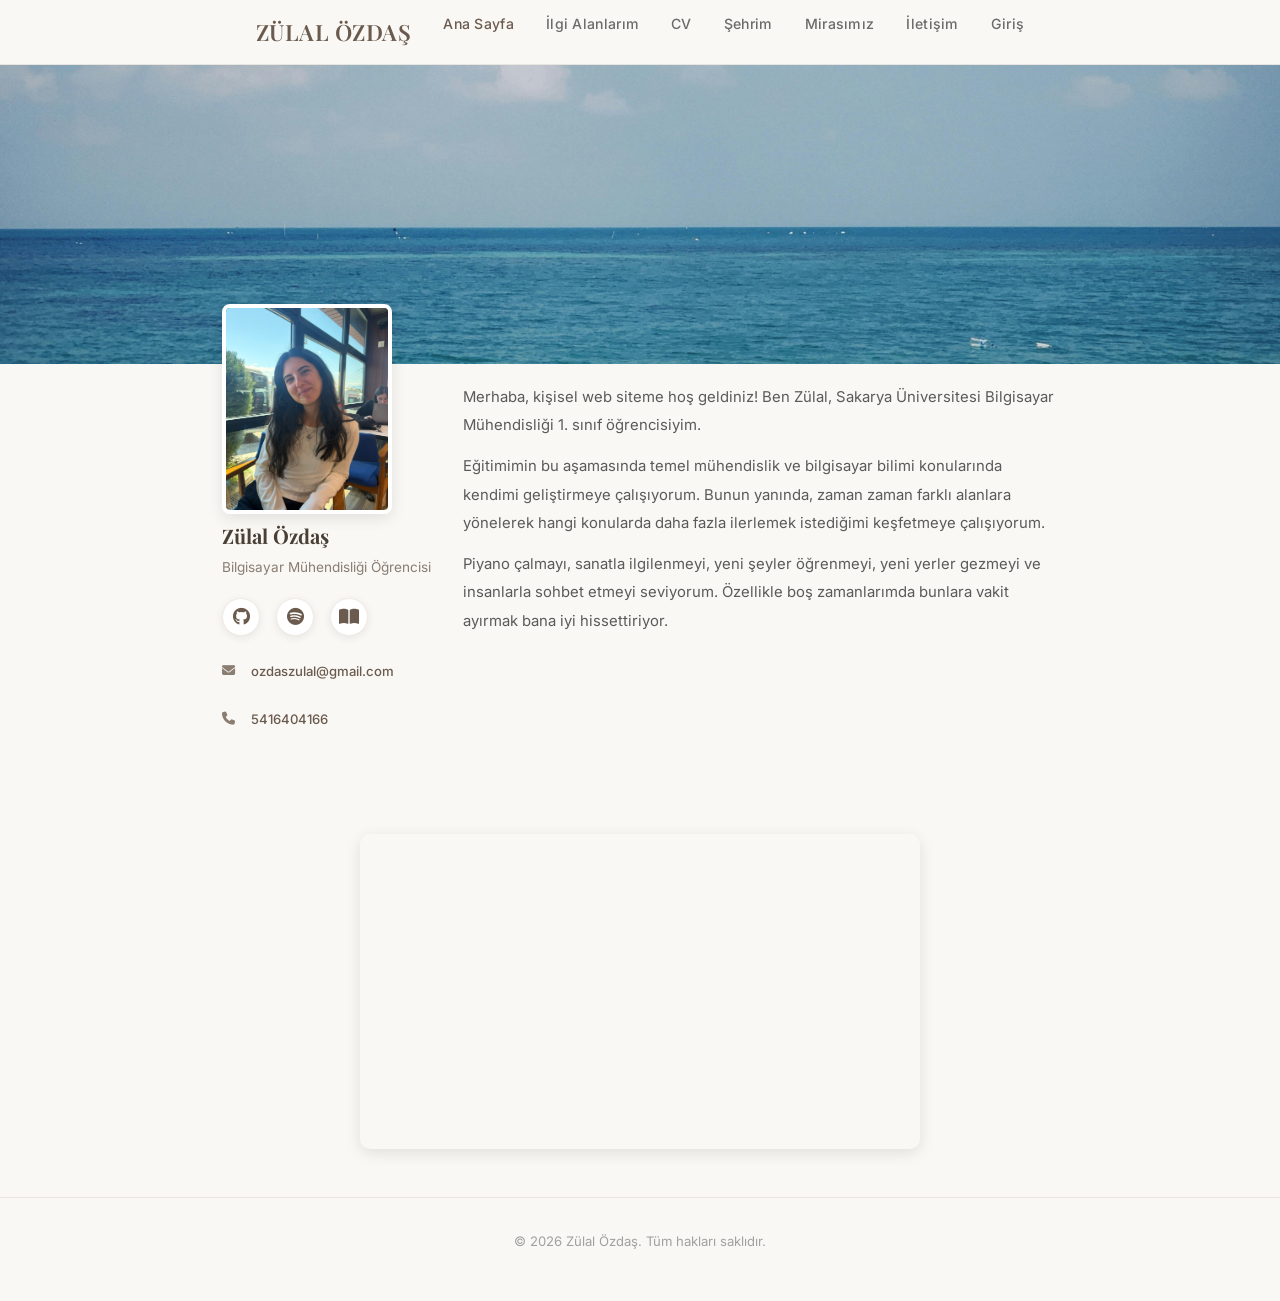
<file: index.html>
<!DOCTYPE html>
<html lang="tr">

<head>
  <meta charset="UTF-8">
  <meta name="viewport" content="width=device-width, initial-scale=1.0">
  <meta name="description" content="Zülal - Bilgisayar Mühendisliği Öğrencisi Kişisel Web Sitesi">
  <title>Zülal | Ana Sayfa</title>
  <!-- Bootstrap 5 CSS -->
  <link href="https://cdn.jsdelivr.net/npm/bootstrap@5.3.0/dist/css/bootstrap.min.css" rel="stylesheet">
  <link rel="stylesheet" href="css/style.css">
  <!-- Font Awesome for icons -->
  <link rel="stylesheet" href="https://cdnjs.cloudflare.com/ajax/libs/font-awesome/6.4.0/css/all.min.css">
</head>

<body>

  <!-- Navbar -->
  <header>
    <nav class="navbar">
      <div class="nav-container">
        <span class="nav-logo">ZÜLAL ÖZDAŞ</span>
        <button class="hamburger" id="hamburger" aria-label="Menü">
          <span></span><span></span><span></span>
        </button>
        <ul class="nav-links" id="navLinks">
          <li><a href="index.html" class="active">Ana Sayfa</a></li>
          <li><a href="hobilerim.html">İlgi Alanlarım</a></li>
          <li><a href="cv.html">CV</a></li>
          <li><a href="sehrım.html">Şehrim</a></li>
          <li><a href="mirasimiz.html">Mirasımız</a></li>
          <li><a href="iletisim.html">İletişim</a></li>
          <li><a href="login.html">Giriş</a></li>
        </ul>
      </div>
    </nav>
  </header>

  <!-- Kapak Fotoğrafı -->
  <div class="profile-cover">
    <img src="img/resimler/ilgi10.jpg" alt="Kapak fotoğrafı" class="cover-img">
  </div>

  <!-- Profil Bilgileri -->
  <div class="profile-info">
    <div class="profile-left">
      <img src="img/resimler/profil.jpg" alt="Zülal profil fotoğrafı" class="profile-avatar">
      <h1 class="profile-name">Zülal Özdaş</h1>
      <p class="profile-title">Bilgisayar Mühendisliği Öğrencisi</p>

      <div class="profile-socials">
        <a href="https://github.com/zulozdas" target="_blank" title="GitHub" class="social-icon github">
          <i class="fa-brands fa-github"></i>
        </a>
        <a href="https://open.spotify.com/user/31pkgml6zwhdoflwupyggohxbz24?si=b64ed2e7ba804d17" target="_blank"
          title="Spotify" class="social-icon spotify">
          <i class="fa-brands fa-spotify"></i>
        </a>
        <a href="https://1000kitap.com/pinwheel" target="_blank" title="1000Kitap" class="social-icon book">
          <i class="fa-solid fa-book-open"></i>
        </a>
      </div>
      <div class="profile-contact">
        <p><i class="fa-solid fa-envelope"></i> ozdaszulal@gmail.com</p>
        <p><i class="fa-solid fa-phone"></i> 5416404166</p>
      </div>
    </div>
    <div class="profile-right">
      <p>Merhaba, kişisel web siteme hoş geldiniz! Ben Zülal, Sakarya Üniversitesi Bilgisayar Mühendisliği 1. sınıf
        öğrencisiyim.</p>
      <p>Eğitimimin bu aşamasında temel mühendislik ve bilgisayar bilimi konularında kendimi geliştirmeye çalışıyorum.
        Bunun yanında, zaman zaman farklı alanlara yönelerek hangi konularda daha fazla ilerlemek istediğimi keşfetmeye
        çalışıyorum.</p>
      <p>Piyano çalmayı, sanatla ilgilenmeyi, yeni şeyler öğrenmeyi, yeni yerler gezmeyi ve insanlarla sohbet etmeyi 
        seviyorum. Özellikle boş zamanlarımda bunlara vakit ayırmak bana iyi hissettiriyor.</p>
    </div>
  </div>

  <!-- Video Bölümü -->
  <div class="video-section" style="text-align: center; margin: 40px 20px;">
    <iframe width="560" height="315" src="https://www.youtube.com/embed/dhHDpaHz-4I?si=YAnIXee09piLfCtM" title="YouTube video player" frameborder="0" allow="accelerometer; autoplay; clipboard-write; encrypted-media; gyroscope; picture-in-picture; web-share" referrerpolicy="strict-origin-when-cross-origin" allowfullscreen style="max-width: 100%; border-radius: 10px; box-shadow: 0 4px 15px rgba(0,0,0,0.1);"></iframe>
  </div>

  <!-- Footer -->
  <footer class="footer">
    <p>&copy; 2026 Zülal Özdaş. Tüm hakları saklıdır.</p>
  </footer>

  <script src="https://cdn.jsdelivr.net/npm/bootstrap@5.3.0/dist/js/bootstrap.bundle.min.js"></script>
  <script src="js/main.js"></script>
</body>

</html>
</file>
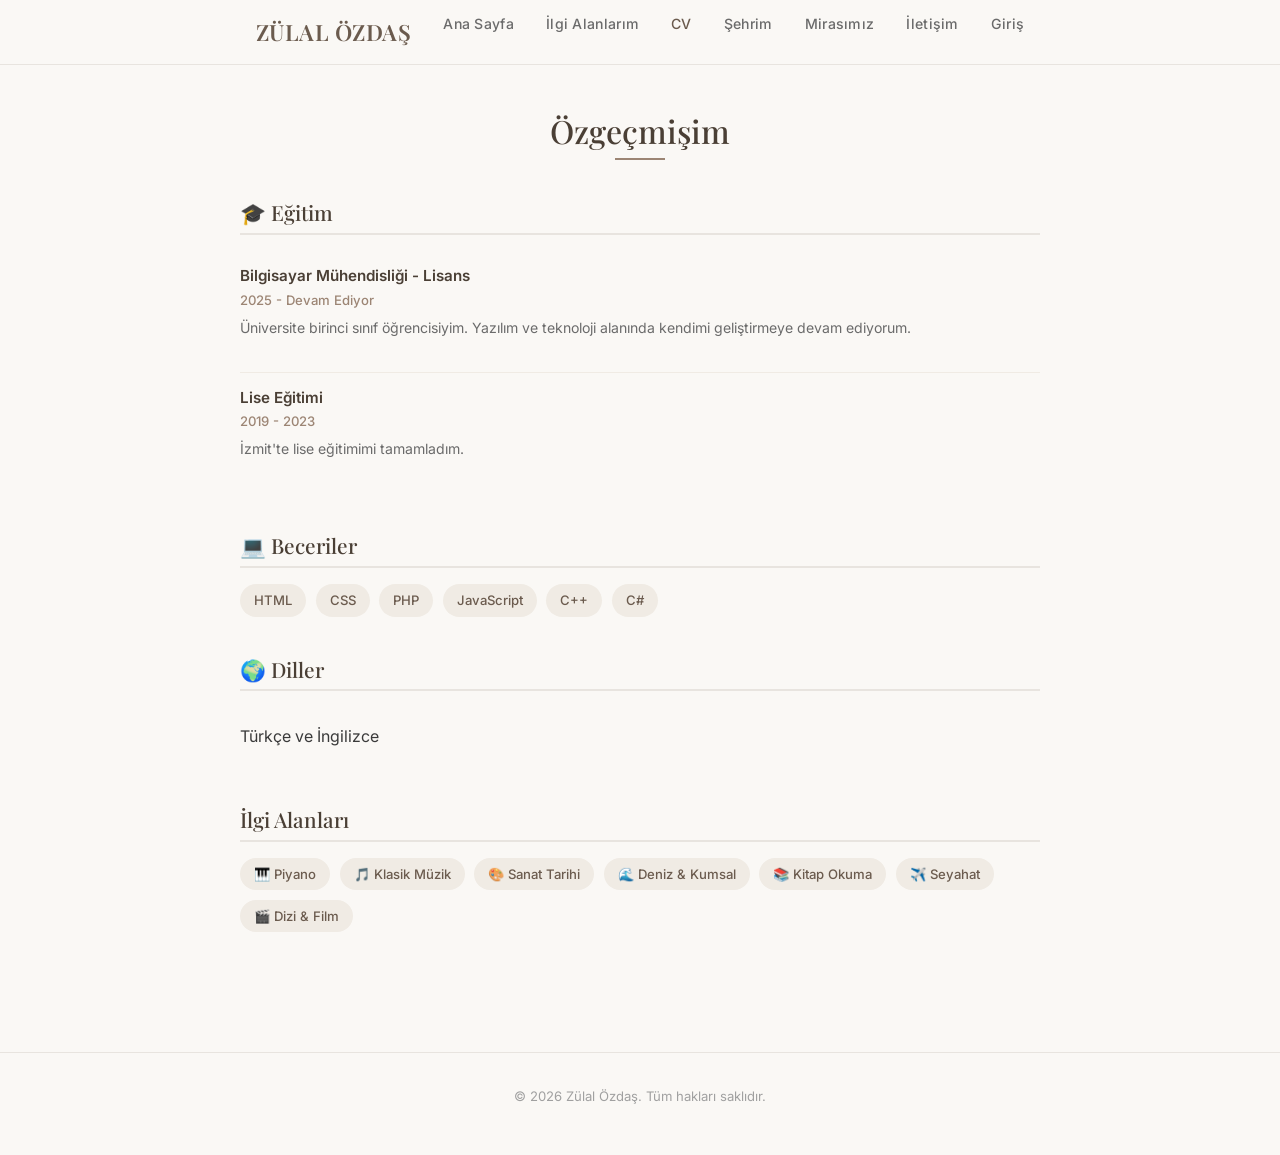
<file: cv.html>
<!DOCTYPE html>
<html lang="tr">

<head>
  <meta charset="UTF-8">
  <meta name="viewport" content="width=device-width, initial-scale=1.0">
  <meta name="description" content="Zülal Özdaş - Özgeçmiş / CV">
  <title>Zülal | CV</title>
  <!-- Bootstrap 5 CSS -->
  <link href="https://cdn.jsdelivr.net/npm/bootstrap@5.3.0/dist/css/bootstrap.min.css" rel="stylesheet">
  <link rel="stylesheet" href="css/style.css">
  <!-- Font Awesome for icons -->
  <link rel="stylesheet" href="https://cdnjs.cloudflare.com/ajax/libs/font-awesome/6.4.0/css/all.min.css">
</head>

<body>

  <!-- Navbar -->
  <header>
    <nav class="navbar">
      <div class="nav-container">
        <span class="nav-logo">ZÜLAL ÖZDAŞ</span>
        <button class="hamburger" id="hamburger" aria-label="Menü">
          <span></span><span></span><span></span>
        </button>
        <ul class="nav-links" id="navLinks">
          <li><a href="index.html">Ana Sayfa</a></li>
          <li><a href="hobilerim.html">İlgi Alanlarım</a></li>
          <li><a href="cv.html" class="active">CV</a></li>
          <li><a href="sehrım.html">Şehrim</a></li>
          <li><a href="mirasimiz.html">Mirasımız</a></li>
          <li><a href="iletisim.html">İletişim</a></li>
          <li><a href="login.html">Giriş</a></li>
        </ul>
      </div>
    </nav>
  </header>

  <div style="height: 64px;"></div>

  <!-- Ana içeriği sarmalamak için <main> veya <section> kullanabiliriz -->
  <main class="container py-5">
    <h1 class="section-title">Özgeçmişim</h1>
    <div class="section-line"></div>

    <div class="cv-container mx-auto" style="max-width: 800px;">

      <!-- 2. SECTION KULLANIMI: Eğitim bölümü -->
      <section class="cv-section fade-in">
        <h3>🎓 Eğitim</h3>

        <!-- 3. ARTICLE KULLANIMI: Her bir eğitim bilgisi bağımsız bir içeriktir -->
        <article class="cv-item">
          <h4>Bilgisayar Mühendisliği - Lisans</h4>
          <p class="cv-date">2025 - Devam Ediyor</p>
          <p>Üniversite birinci sınıf öğrencisiyim. Yazılım ve teknoloji alanında kendimi geliştirmeye devam ediyorum.
          </p>
        </article>

        <article class="cv-item">
          <h4>Lise Eğitimi</h4>
          <p class="cv-date">2019 - 2023</p>
          <p>İzmit'te lise eğitimimi tamamladım.</p>
        </article>
      </section>

      <!-- SECTION KULLANIMI: Beceriler bölümü -->
      <section class="cv-section fade-in">
        <h3>💻 Beceriler</h3>
        <div class="cv-skills">
          <span>HTML</span>
          <span>CSS</span>
          <span>PHP</span>
          <span>JavaScript</span>
          <span>C++</span>
          <span>C#</span>
        </div>
      </section>

      <!-- SECTION KULLANIMI: Diller bölümü -->
      <section class="cv-section fade-in">
        <h3>🌍 Diller</h3>
        <article class="cv-item">
          <span>Türkçe ve İngilizce</span>
        </article>
      </section>

      <!-- SECTION KULLANIMI: İlgi Alanları bölümü (Kapanış etiketi hatası düzeltildi) -->
      <section class="cv-section fade-in">
        <h3> İlgi Alanları</h3>
        <div class="cv-skills">
          <span>🎹 Piyano</span>
          <span>🎵 Klasik Müzik</span>
          <span>🎨 Sanat Tarihi</span>
          <span>🌊 Deniz & Kumsal</span>
          <span>📚 Kitap Okuma</span>
          <span>✈️ Seyahat</span>
          <span>🎬 Dizi & Film</span>
        </div>
      </section>

    </div>
  </main>

  <!-- Semantik FOOTER etiketi zaten çok güzel kullanılmış -->
  <footer class="footer">
    <p>&copy; 2026 Zülal Özdaş. Tüm hakları saklıdır.</p>
  </footer>

  <script src="https://cdn.jsdelivr.net/npm/bootstrap@5.3.0/dist/js/bootstrap.bundle.min.js"></script>
  <script src="js/main.js"></script>
</body>

</html>
</file>
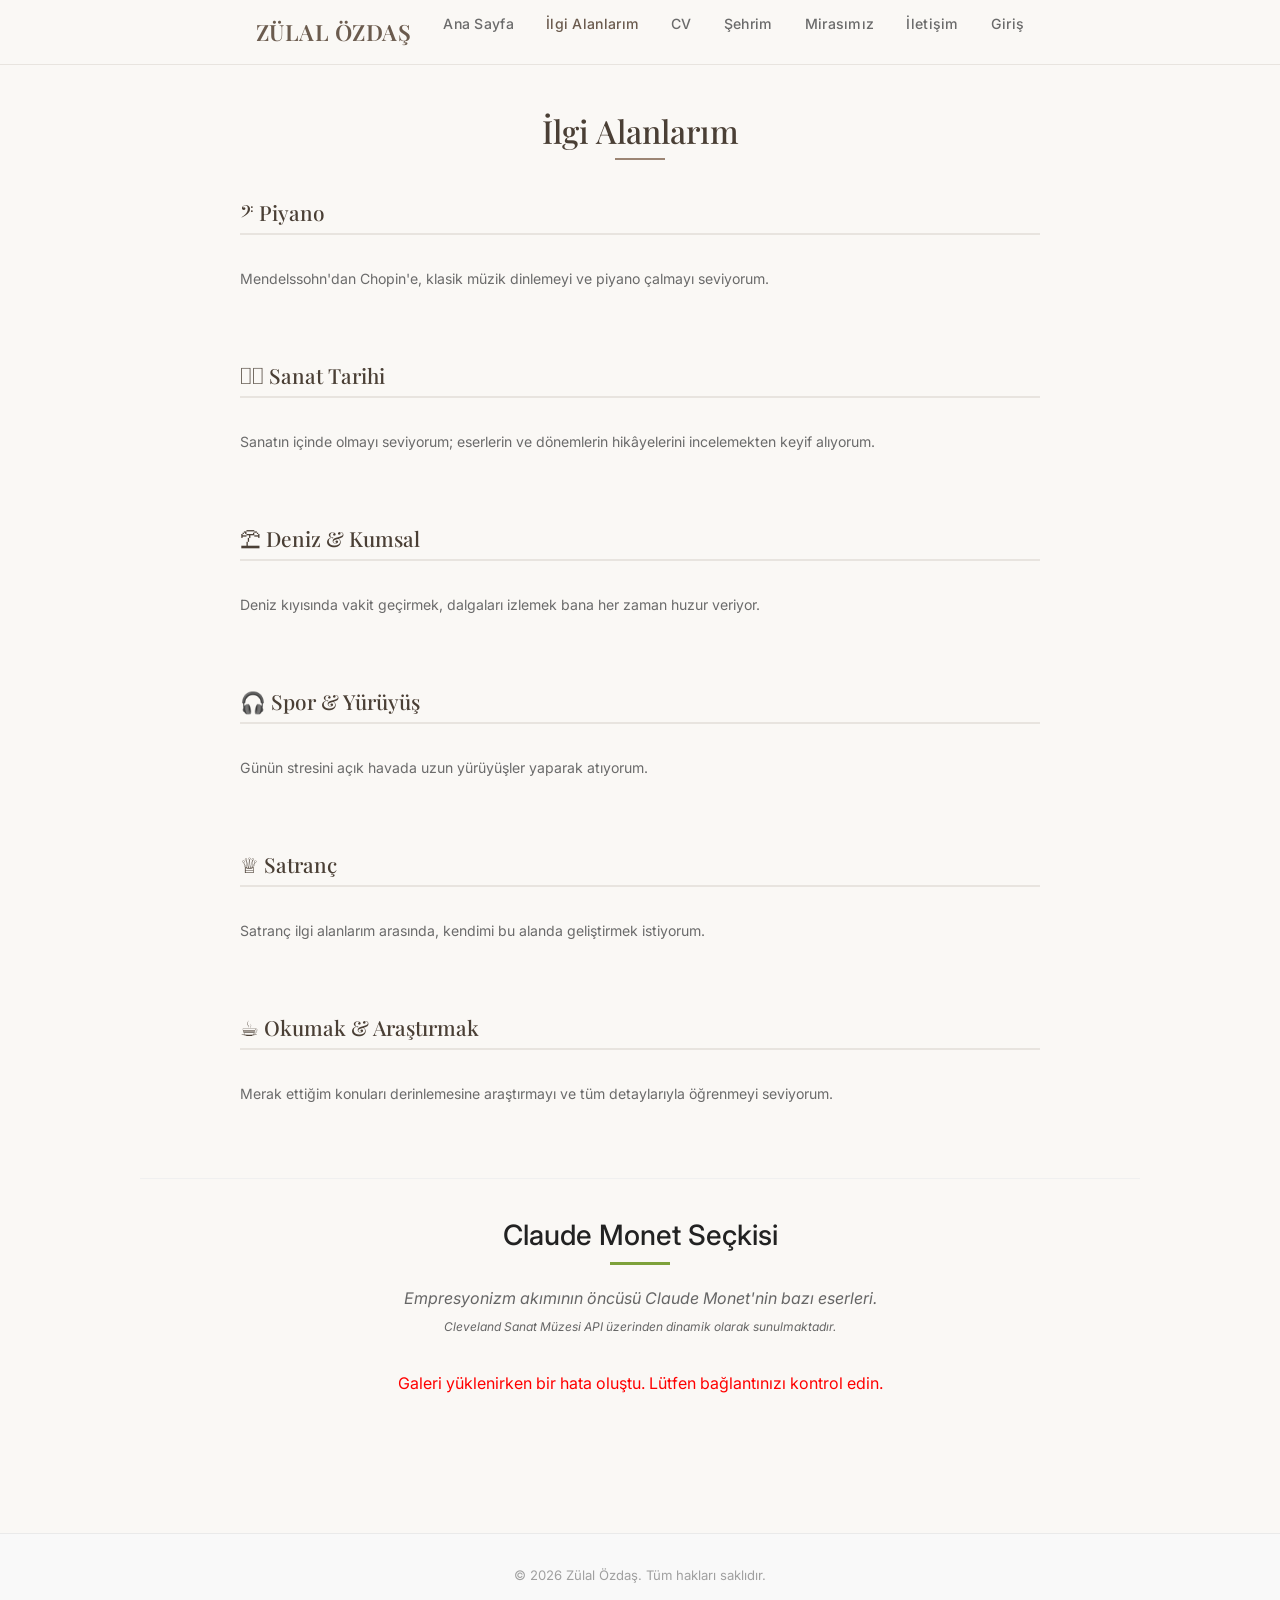
<file: hobilerim.html>
<!DOCTYPE html>
<html lang="tr">

<head>
  <meta charset="UTF-8" />
  <meta name="viewport" content="width=device-width, initial-scale=1.0" />
  <title>Zülal | İlgi Alanlarım</title>
  <!-- Bootstrap 5 CSS -->
  <link href="https://cdn.jsdelivr.net/npm/bootstrap@5.3.0/dist/css/bootstrap.min.css" rel="stylesheet">
  <link rel="stylesheet" href="css/style.css" />
  <!-- Font Awesome for icons -->
  <link rel="stylesheet" href="https://cdnjs.cloudflare.com/ajax/libs/font-awesome/6.4.0/css/all.min.css">
</head>

<body>

  <header>
    <nav class="navbar">
      <div class="nav-container">
        <span class="nav-logo">ZÜLAL ÖZDAŞ</span>

        <button class="hamburger" id="hamburger" aria-label="Menü">
          <span></span>
          <span></span>
          <span></span>
        </button>

        <ul class="nav-links" id="navLinks">
          <li><a href="index.html">Ana Sayfa</a></li>
          <li><a href="hobilerim.html" class="active">İlgi Alanlarım</a></li>
          <li><a href="cv.html">CV</a></li>
          <li><a href="sehrım.html">Şehrim</a></li>
          <li><a href="mirasimiz.html">Mirasımız</a></li>
          <li><a href="iletisim.html">İletişim</a></li>
          <li><a href="login.html">Giriş</a></li>
        </ul>
      </div>
    </nav>
  </header>

  <div style="height: 64px;"></div>

  <main class="container py-5">
    <h1 class="section-title">İlgi Alanlarım</h1>
    <div class="section-line"></div>

    <div class="cv-container mx-auto" style="max-width: 800px;">
      
      <section class="cv-section fade-in">
        <h3>𝄢 Piyano</h3>
        <article class="cv-item">
          <p>Mendelssohn'dan Chopin'e, klasik müzik dinlemeyi ve piyano çalmayı seviyorum.</p>
        </article>
      </section>

      <section class="cv-section fade-in">
        <h3>𓂃🖌 Sanat Tarihi</h3>
        <article class="cv-item">
          <p>Sanatın içinde olmayı seviyorum; eserlerin ve dönemlerin hikâyelerini incelemekten keyif alıyorum.</p>
        </article>
      </section>

      <section class="cv-section fade-in">
        <h3>⛱ Deniz & Kumsal</h3>
        <article class="cv-item">
          <p>Deniz kıyısında vakit geçirmek, dalgaları izlemek bana her zaman huzur veriyor.</p>
        </article>
      </section>

      <section class="cv-section fade-in">
        <h3>🎧 Spor & Yürüyüş</h3>
        <article class="cv-item">
          <p>Günün stresini açık havada uzun yürüyüşler yaparak atıyorum.</p>
        </article>
      </section>

      <section class="cv-section fade-in">
        <h3>♕ Satranç</h3>
        <article class="cv-item">
          <p>Satranç ilgi alanlarım arasında, kendimi bu alanda geliştirmek istiyorum.</p>
        </article>
      </section>

      <section class="cv-section fade-in">
        <h3>☕︎ Okumak & Araştırmak</h3>
        <article class="cv-item">
          <p>Merak ettiğim konuları derinlemesine araştırmayı ve tüm detaylarıyla öğrenmeyi seviyorum.</p>
        </article>
      </section>

    </div>

    <section class="hobbies-section"
      style="max-width: 1000px; margin: 0 auto; padding: 40px 20px; text-align: center; border-top: 1px solid #f0f0f0;">
      <h1 style="font-size: 28px; color: #222; margin-bottom: 10px;">Claude Monet Seçkisi</h1>
      <div style="width: 60px; height: 3px; background-color: #7da13a; margin: 0 auto 20px auto;"></div>

      <p style="color: #666; margin-bottom: 30px; font-style: italic;">
        Empresyonizm akımının öncüsü Claude Monet'nin bazı eserleri.<br>
        <span style="font-size: 12px;">Cleveland Sanat Müzesi API üzerinden dinamik olarak sunulmaktadır.</span>
      </p>

      <div id="art-gallery"
        style="display: grid; grid-template-columns: repeat(auto-fit, minmax(250px, 1fr)); gap: 20px; text-align: left;">
        <p style="text-align: center; width: 100%; color: #999;">Sanat galerisi hazırlanıyor...</p>
      </div>
    </section>
  </main>

  <footer class="footer"
    style="text-align: center; padding: 30px 20px; background-color: #f9f9f9; border-top: 1px solid #eaeaea; color: #777; font-size: 14px;">
    <p>&copy; 2026 Zülal Özdaş. Tüm hakları saklıdır.</p>
  </footer>

  <script src="https://cdn.jsdelivr.net/npm/bootstrap@5.3.0/dist/js/bootstrap.bundle.min.js"></script>
  <script src="js/main.js"></script>
  <script src="js/gallery.js"></script>

</body>

</html>
</file>
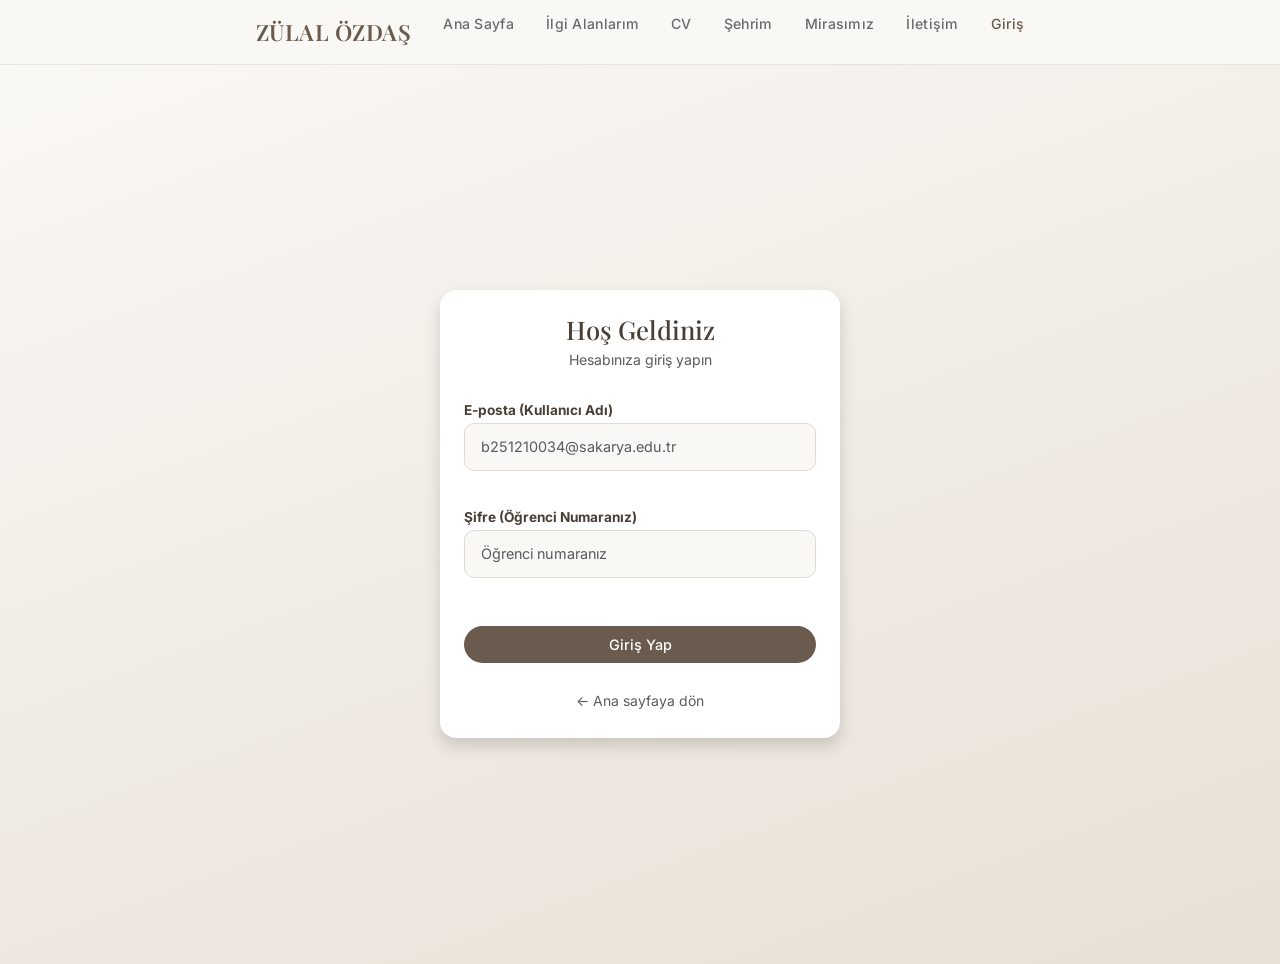
<file: login.html>
<!DOCTYPE html>
<html lang="tr">
<head>
  <meta charset="UTF-8">
  <meta name="viewport" content="width=device-width, initial-scale=1.0">
  <meta name="description" content="Zülal - Giriş Yap">
  <title>Zülal | Giriş</title>
  <!-- Bootstrap 5 CSS -->
  <link href="https://cdn.jsdelivr.net/npm/bootstrap@5.3.0/dist/css/bootstrap.min.css" rel="stylesheet">
  <link rel="stylesheet" href="css/style.css">
  <!-- Font Awesome for icons -->
  <link rel="stylesheet" href="https://cdnjs.cloudflare.com/ajax/libs/font-awesome/6.4.0/css/all.min.css">
</head>
<body>

  <!-- Navbar -->
  <header>
    <nav class="navbar">
      <div class="nav-container">
        <span class="nav-logo">ZÜLAL ÖZDAŞ</span>
        <button class="hamburger" id="hamburger" aria-label="Menü">
          <span></span><span></span><span></span>
        </button>
        <ul class="nav-links" id="navLinks">
          <li><a href="index.html">Ana Sayfa</a></li>
          <li><a href="hobilerim.html">İlgi Alanlarım</a></li>
          <li><a href="cv.html">CV</a></li>
          <li><a href="sehrım.html">Şehrim</a></li>
          <li><a href="mirasimiz.html">Mirasımız</a></li>
          <li><a href="iletisim.html">İletişim</a></li>
          <li><a href="login.html" class="active">Giriş</a></li>
        </ul>
      </div>
    </nav>
  </header>

  <div style="height: 64px;"></div>

  <main class="login-page d-flex align-items-center justify-content-center">
    <div class="login-card shadow p-4 bg-white rounded-4" style="max-width: 400px; width: 100%;">
      <h2 class="text-center mb-1">Hoş Geldiniz</h2>
      <p class="login-subtitle text-center text-muted mb-4">Hesabınıza giriş yapın</p>

      <!-- Hata Mesajı -->
      <div id="loginErrorMsg" class="alert alert-danger text-center small mb-3" style="display: none;">
        Hatalı kullanıcı adı veya şifre! Lütfen tekrar deneyin.
      </div>

      <form class="login-form" id="loginForm" action="php/logKontrol.php" method="POST" novalidate>
        <div class="mb-3">
          <label for="kullanici" class="form-label small fw-bold">E-posta (Kullanıcı Adı)</label>
          <input type="email" id="kullanici" name="kullanici" class="form-control" placeholder="b251210034@sakarya.edu.tr" required>
          <span class="form-error text-danger small" id="kullaniciError">Lütfen geçerli bir öğrenci e-postası giriniz.</span>
        </div>

        <div class="mb-4">
          <label for="sifre" class="form-label small fw-bold">Şifre (Öğrenci Numaranız)</label>
          <input type="password" id="sifre" name="sifre" class="form-control" placeholder="Öğrenci numaranız" required>
          <span class="form-error text-danger small" id="sifreError">Şifre (Öğrenci numarası) gereklidir.</span>
        </div>

        <button type="submit" class="btn btn-dark w-100 py-2">Giriş Yap</button>
      </form>

      <div class="text-center mt-4">
        <a href="index.html" class="text-decoration-none small text-muted">← Ana sayfaya dön</a>
      </div>
    </div>
  </main>

  <script src="https://cdn.jsdelivr.net/npm/bootstrap@5.3.0/dist/js/bootstrap.bundle.min.js"></script>
  <script src="js/main.js"></script>
  <script src="js/validation.js"></script>
  <script>
    // URL'de hata parametresi varsa mesajı göster
    const urlParams = new URLSearchParams(window.location.search);
    if (urlParams.has('error')) {
      document.getElementById('loginErrorMsg').style.display = 'block';
    }
  </script>
</body>
</html>
</file>
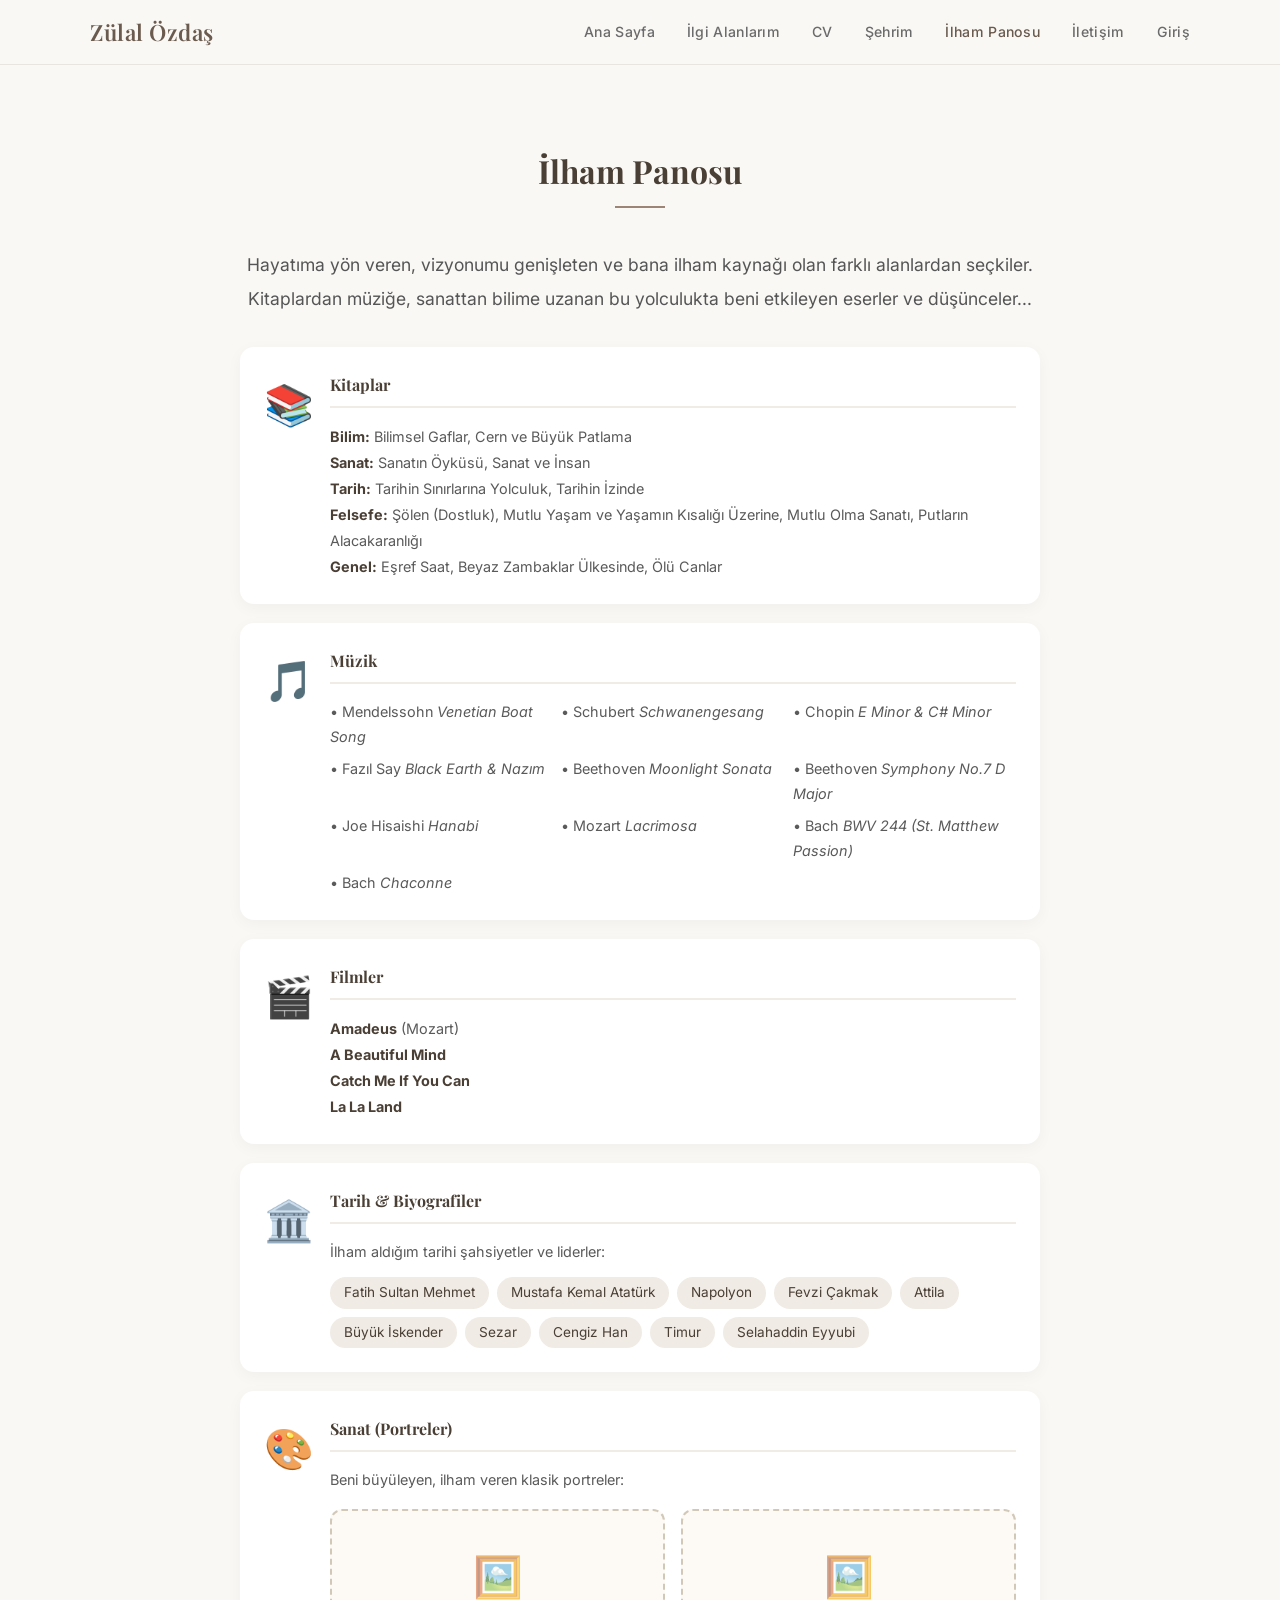
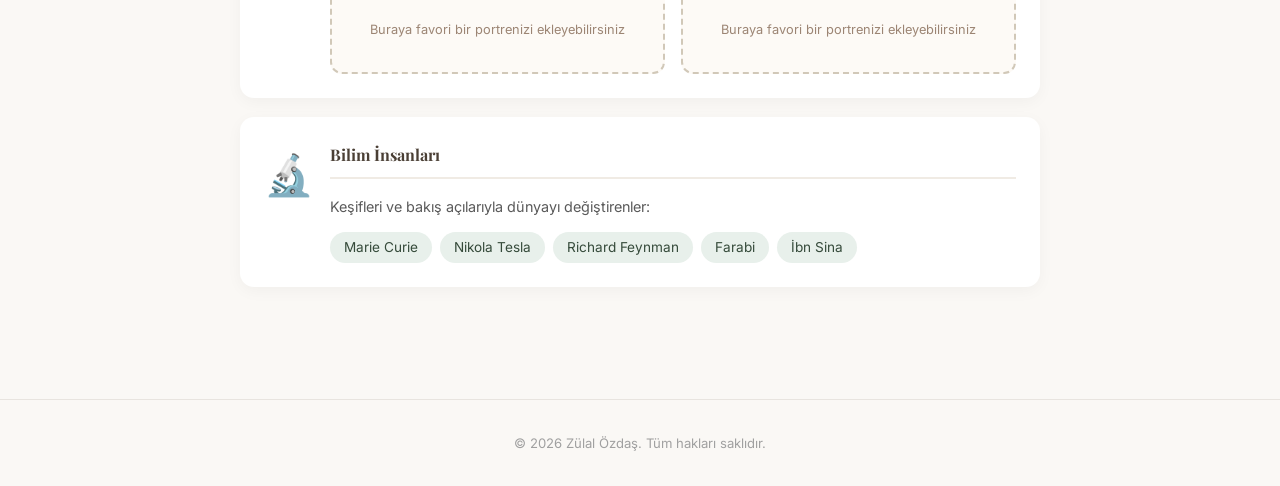
<file: miras.html>
<!DOCTYPE html>
<html lang="tr">

<head>
  <meta charset="UTF-8">
  <meta name="viewport" content="width=device-width, initial-scale=1.0">
  <meta name="description" content="Zülal - İlham Panosu">
  <title>Zülal | İlham Panosu</title>
  <link rel="stylesheet" href="css/style.css">
</head>

<body>

  <!-- Navbar -->
  <nav class="navbar">
    <div class="nav-container">
      <a href="index.html" class="nav-logo">Zülal Özdaş</a>
      <button class="hamburger" id="hamburger" aria-label="Menü">
        <span></span><span></span><span></span>
      </button>
      <ul class="nav-links" id="navLinks">
        <li><a href="index.html">Ana Sayfa</a></li>
        <li><a href="hobilerim.html">İlgi Alanlarım</a></li>
        <li><a href="cv.html">CV</a></li>
        <li><a href="sehrım.html">Şehrim</a></li>
        <li><a href="miras.html" class="active">İlham Panosu</a></li>
        <li><a href="iletisim.html">İletişim</a></li>
        <li><a href="login.html">Giriş</a></li>
      </ul>
    </div>
  </nav>

  <div style="height: 64px;"></div>

  <section class="section">
    <h1 class="section-title">İlham Panosu</h1>
    <div class="section-line"></div>

    <div class="miras-content">
      <p class="fade-in" style="text-align: center; margin-bottom: 2rem; font-size: 1.1rem; color: #555;">Hayatıma yön veren, vizyonumu genişleten ve bana ilham kaynağı olan farklı alanlardan seçkiler. Kitaplardan müziğe, sanattan bilime uzanan bu yolculukta beni etkileyen eserler ve düşünceler...</p>

      <div class="miras-list">
        <!-- 1. Kitaplar -->
        <div class="miras-item fade-in" style="align-items: flex-start;">
          <div class="icon" style="font-size: 2.5rem; min-width: 50px; text-align: center;">📚</div>
          <div style="width: 100%;">
            <h4 style="border-bottom: 2px solid #f0ebe4; padding-bottom: 0.5rem; margin-bottom: 1rem;">Kitaplar</h4>
            <ul style="list-style-type: none; padding-left: 0; line-height: 1.8; font-size: 0.9rem; color: #5a5a5a;">
              <li><strong style="color: #4a3f35;">Bilim:</strong> Bilimsel Gaflar, Cern ve Büyük Patlama</li>
              <li><strong style="color: #4a3f35;">Sanat:</strong> Sanatın Öyküsü, Sanat ve İnsan</li>
              <li><strong style="color: #4a3f35;">Tarih:</strong> Tarihin Sınırlarına Yolculuk, Tarihin İzinde</li>
              <li><strong style="color: #4a3f35;">Felsefe:</strong> Şölen (Dostluk), Mutlu Yaşam ve Yaşamın Kısalığı Üzerine, Mutlu Olma Sanatı, Putların Alacakaranlığı</li>
              <li><strong style="color: #4a3f35;">Genel:</strong> Eşref Saat, Beyaz Zambaklar Ülkesinde, Ölü Canlar</li>
            </ul>
          </div>
        </div>

        <!-- 2. Müzik -->
        <div class="miras-item fade-in" style="align-items: flex-start;">
          <div class="icon" style="font-size: 2.5rem; min-width: 50px; text-align: center;">🎵</div>
          <div style="width: 100%;">
            <h4 style="border-bottom: 2px solid #f0ebe4; padding-bottom: 0.5rem; margin-bottom: 1rem;">Müzik</h4>
            <div style="display: grid; grid-template-columns: repeat(auto-fit, minmax(200px, 1fr)); gap: 0.5rem; font-size: 0.9rem; color: #5a5a5a;">
              <div>• Mendelssohn <span style="font-style: italic;">Venetian Boat Song</span></div>
              <div>• Schubert <span style="font-style: italic;">Schwanengesang</span></div>
              <div>• Chopin <span style="font-style: italic;">E Minor & C# Minor</span></div>
              <div>• Fazıl Say <span style="font-style: italic;">Black Earth & Nazım</span></div>
              <div>• Beethoven <span style="font-style: italic;">Moonlight Sonata</span></div>
              <div>• Beethoven <span style="font-style: italic;">Symphony No.7 D Major</span></div>
              <div>• Joe Hisaishi <span style="font-style: italic;">Hanabi</span></div>
              <div>• Mozart <span style="font-style: italic;">Lacrimosa</span></div>
              <div>• Bach <span style="font-style: italic;">BWV 244 (St. Matthew Passion)</span></div>
              <div>• Bach <span style="font-style: italic;">Chaconne</span></div>
            </div>
          </div>
        </div>

        <!-- 3. Film -->
        <div class="miras-item fade-in" style="align-items: flex-start;">
          <div class="icon" style="font-size: 2.5rem; min-width: 50px; text-align: center;">🎬</div>
          <div style="width: 100%;">
            <h4 style="border-bottom: 2px solid #f0ebe4; padding-bottom: 0.5rem; margin-bottom: 1rem;">Filmler</h4>
            <ul style="list-style-type: none; padding-left: 0; line-height: 1.8; font-size: 0.9rem; color: #5a5a5a;">
              <li><strong style="color: #4a3f35;">Amadeus</strong> (Mozart)</li>
              <li><strong style="color: #4a3f35;">A Beautiful Mind</strong></li>
              <li><strong style="color: #4a3f35;">Catch Me If You Can</strong></li>
              <li><strong style="color: #4a3f35;">La La Land</strong></li>
            </ul>
          </div>
        </div>

        <!-- 4. Tarih (Biyografiler) -->
        <div class="miras-item fade-in" style="align-items: flex-start;">
          <div class="icon" style="font-size: 2.5rem; min-width: 50px; text-align: center;">🏛️</div>
          <div style="width: 100%;">
            <h4 style="border-bottom: 2px solid #f0ebe4; padding-bottom: 0.5rem; margin-bottom: 1rem;">Tarih & Biyografiler</h4>
            <p style="font-size: 0.9rem; color: #5a5a5a; margin-bottom: 0.8rem;">İlham aldığım tarihi şahsiyetler ve liderler:</p>
            <div style="display: flex; flex-wrap: wrap; gap: 0.5rem;">
              <span style="background: #f0ebe4; padding: 4px 14px; border-radius: 20px; font-size: 0.85rem; color: #4a3f35;">Fatih Sultan Mehmet</span>
              <span style="background: #f0ebe4; padding: 4px 14px; border-radius: 20px; font-size: 0.85rem; color: #4a3f35;">Mustafa Kemal Atatürk</span>
              <span style="background: #f0ebe4; padding: 4px 14px; border-radius: 20px; font-size: 0.85rem; color: #4a3f35;">Napolyon</span>
              <span style="background: #f0ebe4; padding: 4px 14px; border-radius: 20px; font-size: 0.85rem; color: #4a3f35;">Fevzi Çakmak</span>
              <span style="background: #f0ebe4; padding: 4px 14px; border-radius: 20px; font-size: 0.85rem; color: #4a3f35;">Attila</span>
              <span style="background: #f0ebe4; padding: 4px 14px; border-radius: 20px; font-size: 0.85rem; color: #4a3f35;">Büyük İskender</span>
              <span style="background: #f0ebe4; padding: 4px 14px; border-radius: 20px; font-size: 0.85rem; color: #4a3f35;">Sezar</span>
              <span style="background: #f0ebe4; padding: 4px 14px; border-radius: 20px; font-size: 0.85rem; color: #4a3f35;">Cengiz Han</span>
              <span style="background: #f0ebe4; padding: 4px 14px; border-radius: 20px; font-size: 0.85rem; color: #4a3f35;">Timur</span>
              <span style="background: #f0ebe4; padding: 4px 14px; border-radius: 20px; font-size: 0.85rem; color: #4a3f35;">Selahaddin Eyyubi</span>
            </div>
          </div>
        </div>

        <!-- 5. Sanat -->
        <div class="miras-item fade-in" style="align-items: flex-start;">
          <div class="icon" style="font-size: 2.5rem; min-width: 50px; text-align: center;">🎨</div>
          <div style="width: 100%;">
            <h4 style="border-bottom: 2px solid #f0ebe4; padding-bottom: 0.5rem; margin-bottom: 1rem;">Sanat (Portreler)</h4>
            <p style="font-size: 0.9rem; color: #5a5a5a; margin-bottom: 1rem;">Beni büyüleyen, ilham veren klasik portreler:</p>
            <div style="display: flex; gap: 1rem; flex-wrap: wrap;">
              <!-- 1. Portre Çerçevesi -->
              <div style="flex: 1; min-width: 150px; background: #fdfaf6; border: 2px dashed #d1c8b8; padding: 2rem 1rem; border-radius: 12px; text-align: center; display: flex; flex-direction: column; align-items: center; justify-content: center;">
                <span style="font-size: 2.5rem; opacity: 0.6;">🖼️</span>
                <span style="font-size: 0.8rem; color: #9c8574; margin-top: 0.5rem;">Buraya favori bir portrenizi ekleyebilirsiniz</span>
              </div>
              <!-- 2. Portre Çerçevesi -->
              <div style="flex: 1; min-width: 150px; background: #fdfaf6; border: 2px dashed #d1c8b8; padding: 2rem 1rem; border-radius: 12px; text-align: center; display: flex; flex-direction: column; align-items: center; justify-content: center;">
                <span style="font-size: 2.5rem; opacity: 0.6;">🖼️</span>
                <span style="font-size: 0.8rem; color: #9c8574; margin-top: 0.5rem;">Buraya favori bir portrenizi ekleyebilirsiniz</span>
              </div>
            </div>
          </div>
        </div>

        <!-- 6. Bilim (Biyografiler) -->
        <div class="miras-item fade-in" style="align-items: flex-start;">
          <div class="icon" style="font-size: 2.5rem; min-width: 50px; text-align: center;">🔬</div>
          <div style="width: 100%;">
            <h4 style="border-bottom: 2px solid #f0ebe4; padding-bottom: 0.5rem; margin-bottom: 1rem;">Bilim İnsanları</h4>
            <p style="font-size: 0.9rem; color: #5a5a5a; margin-bottom: 0.8rem;">Keşifleri ve bakış açılarıyla dünyayı değiştirenler:</p>
            <div style="display: flex; flex-wrap: wrap; gap: 0.5rem;">
              <span style="background: #e8f0eb; padding: 4px 14px; border-radius: 20px; font-size: 0.85rem; color: #354a3a;">Marie Curie</span>
              <span style="background: #e8f0eb; padding: 4px 14px; border-radius: 20px; font-size: 0.85rem; color: #354a3a;">Nikola Tesla</span>
              <span style="background: #e8f0eb; padding: 4px 14px; border-radius: 20px; font-size: 0.85rem; color: #354a3a;">Richard Feynman</span>
              <span style="background: #e8f0eb; padding: 4px 14px; border-radius: 20px; font-size: 0.85rem; color: #354a3a;">Farabi</span>
              <span style="background: #e8f0eb; padding: 4px 14px; border-radius: 20px; font-size: 0.85rem; color: #354a3a;">İbn Sina</span>
            </div>
          </div>
        </div>
      </div>
    </div>
  </section>

  <footer class="footer">
    <p>&copy; 2026 Zülal Özdaş. Tüm hakları saklıdır.</p>
  </footer>

  <script src="js/main.js"></script>
</body>

</html>
</file>
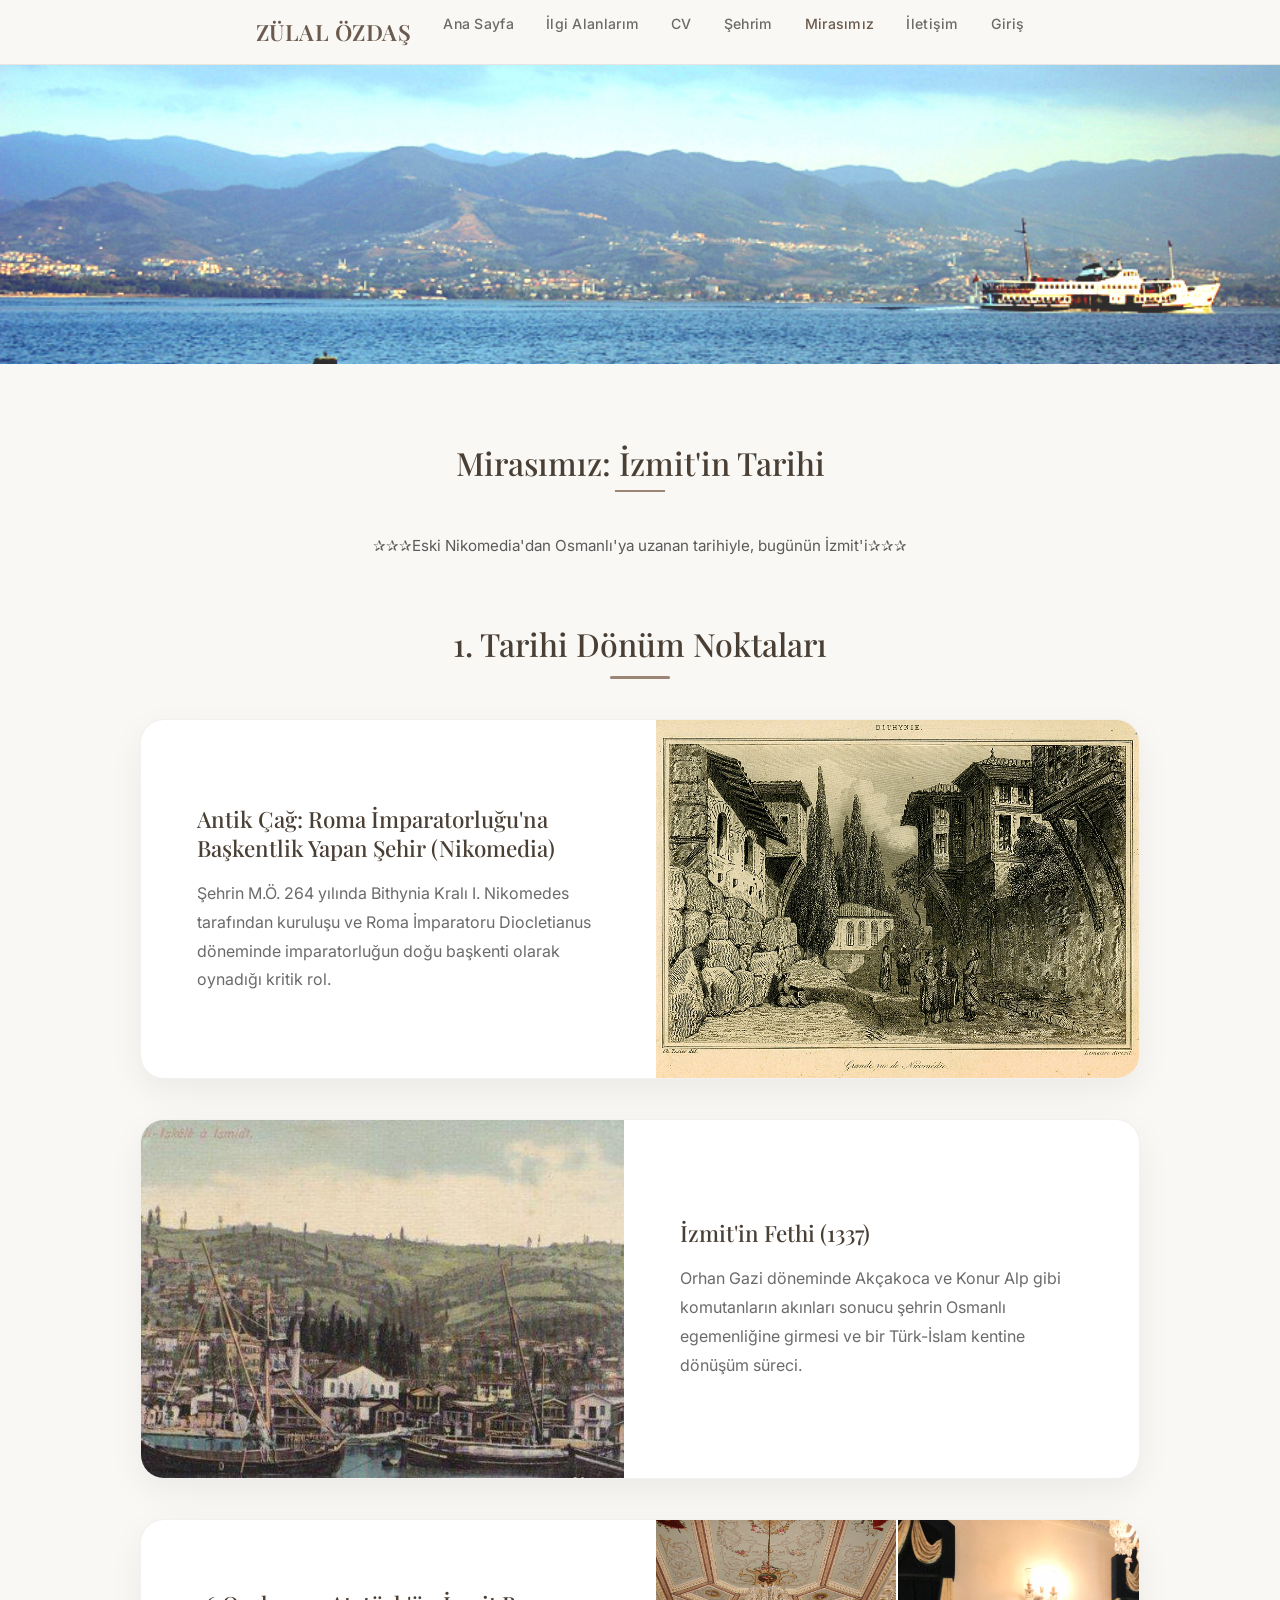
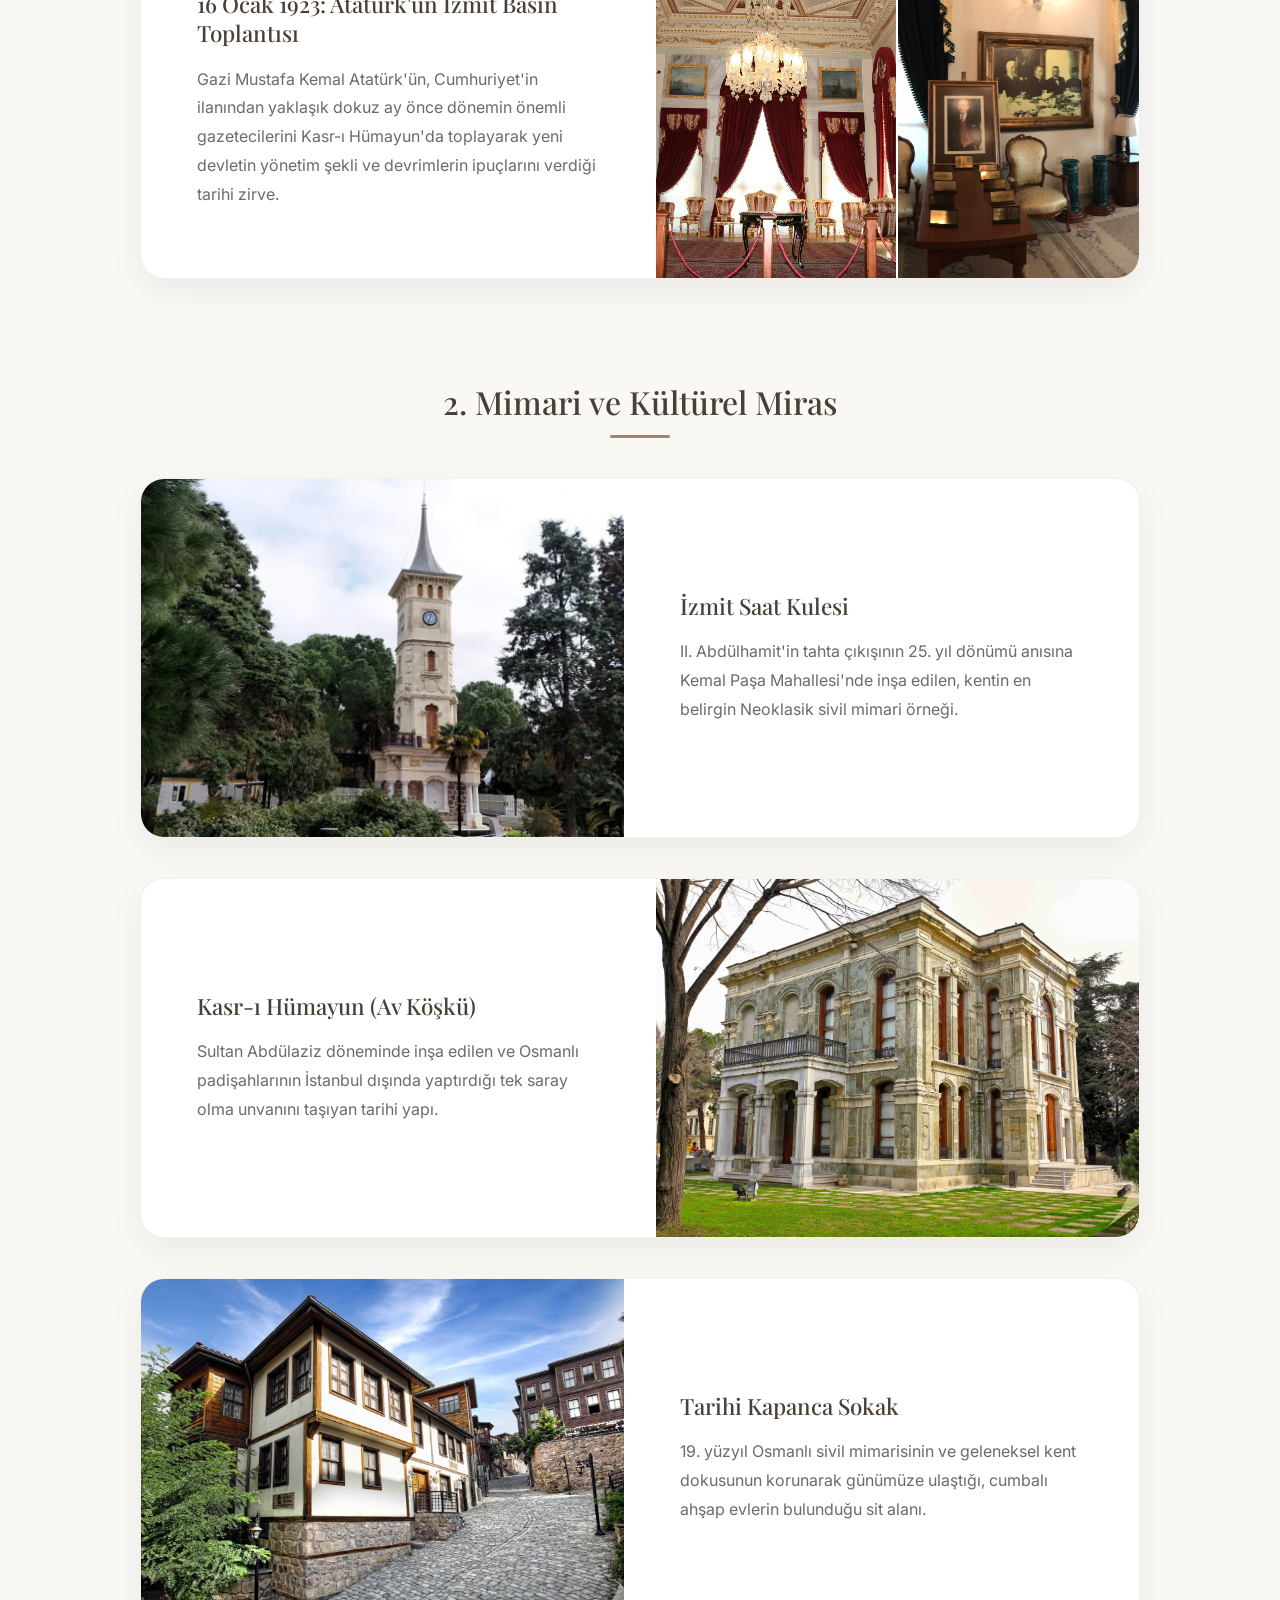
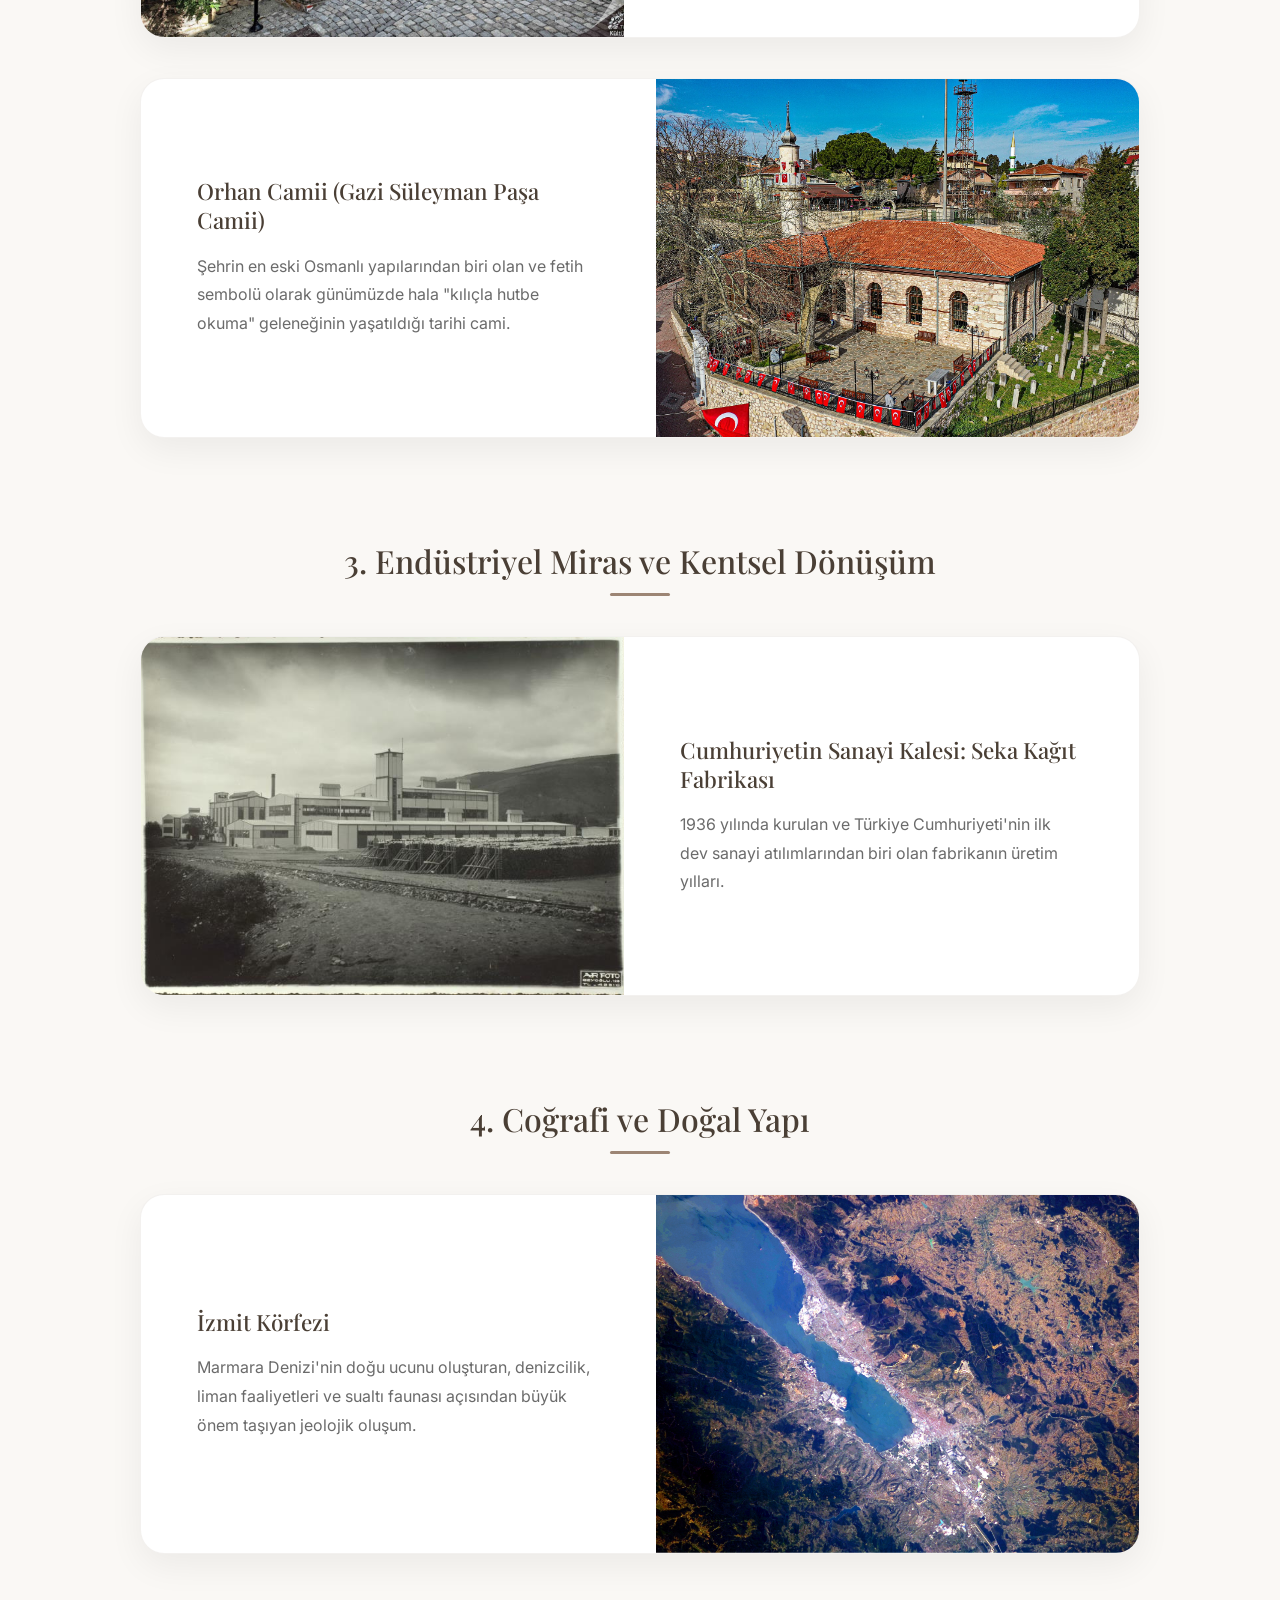
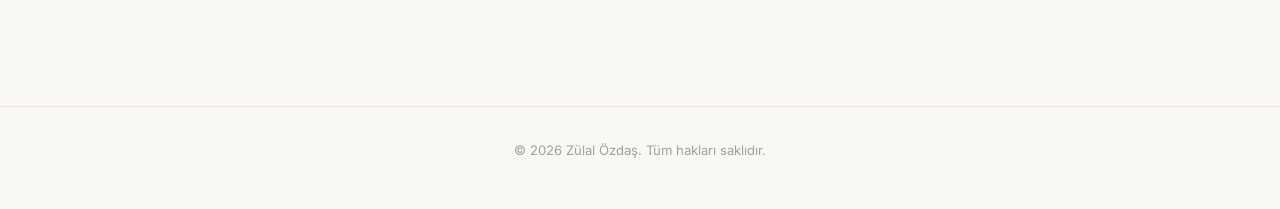
<file: mirasimiz.html>
<!DOCTYPE html>
<html lang="tr">

<head>
  <meta charset="UTF-8">
  <meta name="viewport" content="width=device-width, initial-scale=1.0">
  <meta name="description" content="Zülal - İzmit'in Tarihi ve Kültürel Mirası">
  <title>Zülal | Mirasımız</title>
  <!-- Bootstrap 5 CSS -->
  <link href="https://cdn.jsdelivr.net/npm/bootstrap@5.3.0/dist/css/bootstrap.min.css" rel="stylesheet">
  <link rel="stylesheet" href="css/style.css">
  <!-- Font Awesome for icons -->
  <link rel="stylesheet" href="https://cdnjs.cloudflare.com/ajax/libs/font-awesome/6.4.0/css/all.min.css">
</head>

<body>

  <!-- Navbar -->
  <header>
    <nav class="navbar">
      <div class="nav-container">
        <span class="nav-logo">ZÜLAL ÖZDAŞ</span>
        <button class="hamburger" id="hamburger" aria-label="Menü">
          <span></span><span></span><span></span>
        </button>
        <ul class="nav-links" id="navLinks">
          <li><a href="index.html">Ana Sayfa</a></li>
          <li><a href="hobilerim.html">İlgi Alanlarım</a></li>
          <li><a href="cv.html">CV</a></li>
          <li><a href="sehrım.html">Şehrim</a></li>
          <li><a href="mirasimiz.html" class="active">Mirasımız</a></li>
          <li><a href="iletisim.html">İletişim</a></li>
          <li><a href="login.html">Giriş</a></li>
        </ul>
      </div>
    </nav>
  </header>

  <!-- Kapak Fotoğrafı -->
  <div class="profile-cover">
    <img src="img/resimler/izmit.jpg" alt="İzmit Deniz Manzarası" class="cover-img">
  </div>

  <section class="section">
    <h1 class="section-title">Mirasımız: İzmit'in Tarihi</h1>
    <div class="section-line"></div>

    <div class="city-content fade-in">
      <p>✰✰✰Eski Nikomedia'dan Osmanlı'ya uzanan tarihiyle, bugünün İzmit'i✰✰✰</p>
    </div>

    <div class="city-details fade-in">

      <!-- 1. Tarihi Dönüm Noktaları -->
      <div class="detail-section">
        <h3>1. Tarihi Dönüm Noktaları</h3>

        <div class="showcase-card">
          <div class="showcase-content">
            <h4>Antik Çağ: Roma İmparatorluğu'na Başkentlik Yapan Şehir (Nikomedia)</h4>
            <p>Şehrin M.Ö. 264 yılında Bithynia Kralı I. Nikomedes tarafından kuruluşu ve Roma İmparatoru Diocletianus
              döneminde imparatorluğun doğu başkenti olarak oynadığı kritik rol.</p>
          </div>
          <div class="showcase-media">
            <img src="img/resimler/nicomedia.jpg" alt="Antik Nikomedia">
            <div class="media-caption">Bithynia Krallığı'ndan Roma'ya uzanan görkemli geçmiş: Antik Nikomedia.</div>
          </div>
        </div>

        <div class="showcase-card reverse">
          <div class="showcase-content">
            <h4>İzmit'in Fethi (1337)</h4>
            <p>Orhan Gazi döneminde Akçakoca ve Konur Alp gibi komutanların akınları sonucu şehrin Osmanlı egemenliğine
              girmesi ve bir Türk-İslam kentine dönüşüm süreci.</p>
          </div>
          <div class="showcase-media">
            <img src="img/resimler/fetih.jpg" alt="İzmit'in Fethi">
          </div>
        </div>

        <div class="showcase-card">
          <div class="showcase-content">
            <h4>16 Ocak 1923: Atatürk'ün İzmit Basın Toplantısı</h4>
            <p>Gazi Mustafa Kemal Atatürk'ün, Cumhuriyet'in ilanından yaklaşık dokuz ay önce dönemin önemli
              gazetecilerini Kasr-ı Hümayun'da toplayarak yeni devletin yönetim şekli ve devrimlerin ipuçlarını verdiği
              tarihi zirve.</p>
          </div>
          <div class="showcase-media multi-image">
            <div>
              <img src="img/resimler/kasrıhümayun2.jpg" alt="Kasr-ı Hümayun İç Mekan">
            </div>
            <div>
              <img src="img/resimler/kasrıhümayun3.jpg" alt="Kasr-ı Hümayun Dış Cephe">
            </div>
          </div>
        </div>
      </div>

      <!-- 2. Mimari ve Kültürel Miras -->
      <div class="detail-section">
        <h3>2. Mimari ve Kültürel Miras</h3>

        <div class="showcase-card reverse">
          <div class="showcase-content">
            <h4>İzmit Saat Kulesi</h4>
            <p>II. Abdülhamit'in tahta çıkışının 25. yıl dönümü anısına Kemal Paşa Mahallesi'nde inşa edilen, kentin en
              belirgin Neoklasik sivil mimari örneği.</p>
          </div>
          <div class="showcase-media">
            <img src="img/resimler/saatkulesi.jpg" alt="İzmit Saat Kulesi">
          </div>
        </div>

        <div class="showcase-card">
          <div class="showcase-content">
            <h4>Kasr-ı Hümayun (Av Köşkü)</h4>
            <p>Sultan Abdülaziz döneminde inşa edilen ve Osmanlı padişahlarının İstanbul dışında yaptırdığı tek saray
              olma unvanını taşıyan tarihi yapı.</p>
          </div>
          <div class="showcase-media">
            <img src="img/resimler/kasrıhümayun1.jpg" alt="Kasr-ı Hümayun">
          </div>
        </div>

        <div class="showcase-card reverse">
          <div class="showcase-content">
            <h4>Tarihi Kapanca Sokak</h4>
            <p>19. yüzyıl Osmanlı sivil mimarisinin ve geleneksel kent dokusunun korunarak günümüze ulaştığı, cumbalı
              ahşap evlerin bulunduğu sit alanı.</p>
          </div>
          <div class="showcase-media">
            <img src="img/resimler/kapanca.jpg" alt="Tarihi Kapanca Sokak">
          </div>
        </div>

        <div class="showcase-card">
          <div class="showcase-content">
            <h4>Orhan Camii (Gazi Süleyman Paşa Camii)</h4>
            <p>Şehrin en eski Osmanlı yapılarından biri olan ve fetih sembolü olarak günümüzde hala "kılıçla hutbe
              okuma" geleneğinin yaşatıldığı tarihi cami.</p>
          </div>
          <div class="showcase-media">
            <img src="img/resimler/orhancamii.jpg" alt="Orhan Camii">
          </div>
        </div>
      </div>

      <!-- 3. Endüstriyel Miras ve Kentsel Dönüşüm -->
      <div class="detail-section">
        <h3>3. Endüstriyel Miras ve Kentsel Dönüşüm</h3>

        <div class="showcase-card reverse">
          <div class="showcase-content">
            <h4>Cumhuriyetin Sanayi Kalesi: Seka Kağıt Fabrikası</h4>
            <p>1936 yılında kurulan ve Türkiye Cumhuriyeti'nin ilk dev sanayi atılımlarından biri olan fabrikanın üretim
              yılları.</p>
          </div>
          <div class="showcase-media">
            <img src="img/resimler/seka.jpg" alt="Seka Kağıt Fabrikası">
          </div>
        </div>
      </div>

      <!-- 4. Coğrafi ve Doğal Yapı -->
      <div class="detail-section">
        <h3>4. Coğrafi ve Doğal Yapı</h3>

        <div class="showcase-card">
          <div class="showcase-content">
            <h4>İzmit Körfezi</h4>
            <p>Marmara Denizi'nin doğu ucunu oluşturan, denizcilik, liman faaliyetleri ve sualtı faunası açısından büyük
              önem taşıyan jeolojik oluşum.</p>
          </div>
          <div class="showcase-media">
            <img src="img/resimler/körfez.jpeg" alt="İzmit Körfezi">
          </div>
        </div>

      </div>

    </div>
  </section>

  <footer class="footer">
    <p>&copy; 2026 Zülal Özdaş. Tüm hakları saklıdır.</p>
  </footer>

  <script src="https://cdn.jsdelivr.net/npm/bootstrap@5.3.0/dist/js/bootstrap.bundle.min.js"></script>
  <script src="js/main.js"></script>
</body>

</html>
</file>
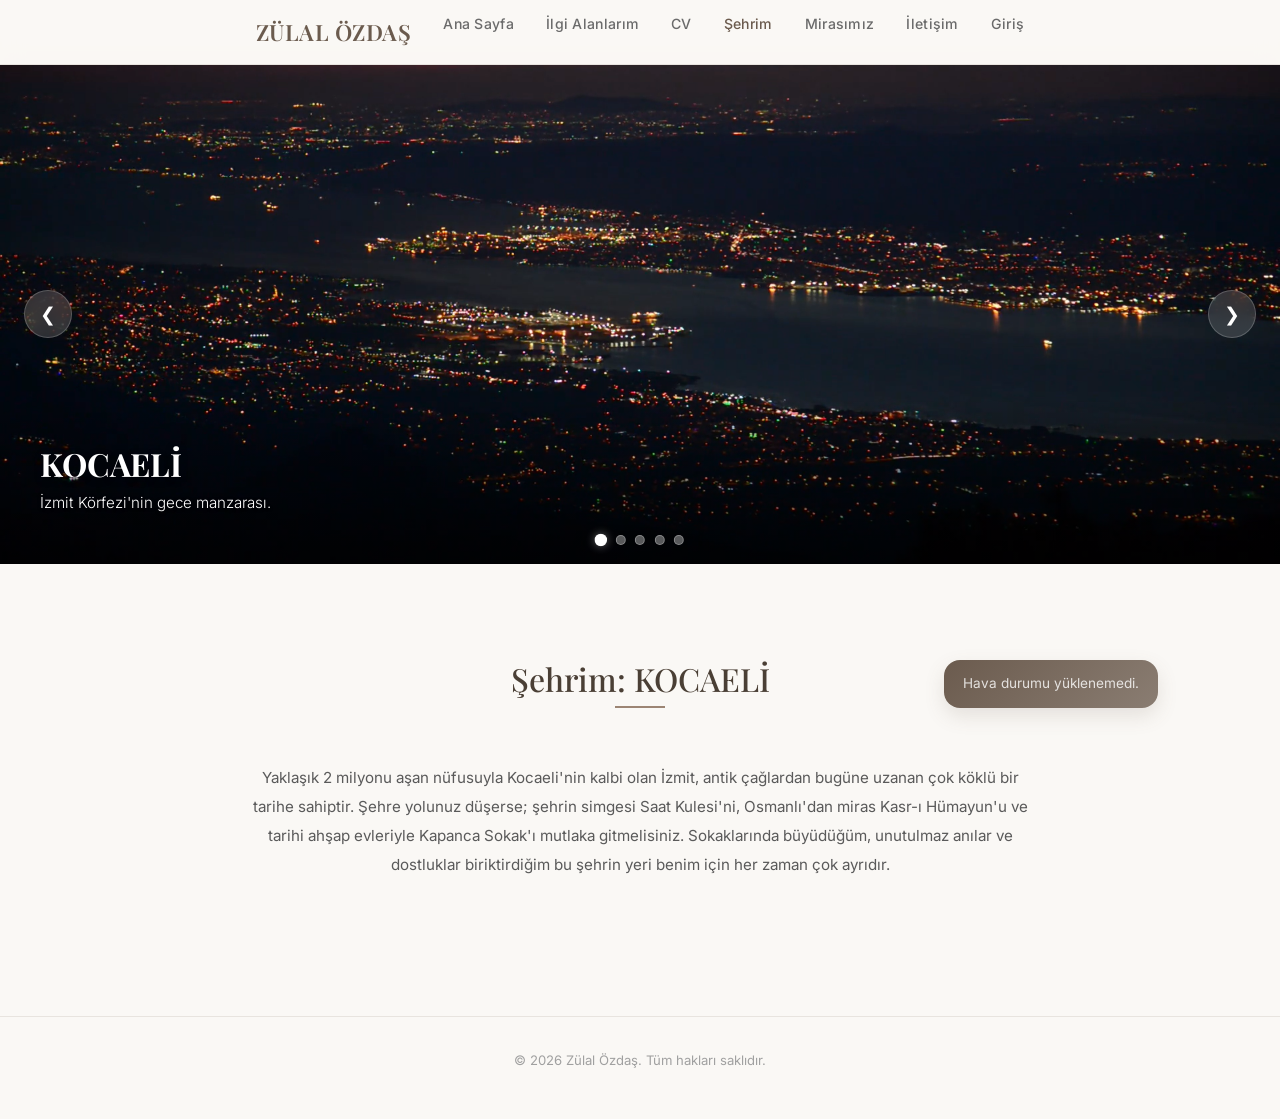
<file: sehrım.html>
<!DOCTYPE html>
<html lang="tr">

<head>
  <meta charset="UTF-8">
  <meta name="viewport" content="width=device-width, initial-scale=1.0">
  <meta name="description" content="Zülal - Şehrim İzmit">
  <title>Zülal | Şehrim</title>
  <!-- Bootstrap 5 CSS -->
  <link href="https://cdn.jsdelivr.net/npm/bootstrap@5.3.0/dist/css/bootstrap.min.css" rel="stylesheet">
  <link rel="stylesheet" href="css/style.css">
  <!-- Font Awesome for icons -->
  <link rel="stylesheet" href="https://cdnjs.cloudflare.com/ajax/libs/font-awesome/6.4.0/css/all.min.css">
</head>

<body>

  <!-- Navbar -->
  <header>
    <nav class="navbar">
      <div class="nav-container">
        <span class="nav-logo">ZÜLAL ÖZDAŞ</span>
        <button class="hamburger" id="hamburger" aria-label="Menü">
          <span></span><span></span><span></span>
        </button>
        <ul class="nav-links" id="navLinks">
          <li><a href="index.html">Ana Sayfa</a></li>
          <li><a href="hobilerim.html">İlgi Alanlarım</a></li>
          <li><a href="cv.html">CV</a></li>
          <li><a href="sehrım.html" class="active">Şehrim</a></li>
          <li><a href="mirasimiz.html">Mirasımız</a></li>
          <li><a href="iletisim.html">İletişim</a></li>
          <li><a href="login.html">Giriş</a></li>
        </ul>
      </div>
    </nav>
  </header>

  <div style="height: 64px;"></div>

  <!-- Slider -->
  <div class="city-slider" id="citySlider">
    <div class="slider-track">
      <div class="slide active">
        <img src="img/resimler/körfezgece.png" alt="İzmit Körfezi Gece">
        <div class="slide-caption">
          <h3>KOCAELİ</h3>
          <p>İzmit Körfezi'nin gece manzarası.</p>
        </div>
      </div>

      <div class="slide">
        <img src="img/resimler/saatkulesi.jpg" alt="İzmit Saat Kulesi">
        <div class="slide-caption">
          <h3>Saat Kulesi</h3>
          <p>Kentin en belirgin Neoklasik sivil mimari örneği.</p>
        </div>
      </div>
      <div class="slide">
        <img src="img/resimler/kasrıhümayun1.jpg" alt="Kasrıhümayun">
        <div class="slide-caption">
          <h3>Kasrıhümayun</h3>
          <p>Osmanlı dönemine ait tarihi saray yapısı.</p>
        </div>
      </div>
      <div class="slide">
        <img src="img/resimler/kapanca.jpg" alt="Kapanca Sokak">
        <div class="slide-caption">
          <h3>Kapanca Sokak</h3>
          <p>19. yüzyıl Osmanlı mimarisini yansıtan cumbalı ahşap evlerin korunduğu tarihi bir sit alanı.</p>
        </div>
      </div>
      <div class="slide">
        <img src="img/resimler/körfez.jpeg" alt="İzmit Körfezi">
        <div class="slide-caption">
          <h3>İzmit Körfezi</h3>
          <p>Marmara Denizi'nin doğu ucunu oluşturan jeolojik oluşum.</p>
        </div>
      </div>
    </div>

    <!-- Slider Kontrolleri -->
    <button class="slider-btn slider-prev" id="sliderPrev" aria-label="Önceki">&#10094;</button>
    <button class="slider-btn slider-next" id="sliderNext" aria-label="Sonraki">&#10095;</button>

    <!-- Slider Noktaları -->
    <div class="slider-dots" id="sliderDots">
      <span class="dot active" data-index="0"></span>
      <span class="dot" data-index="1"></span>
      <span class="dot" data-index="2"></span>
      <span class="dot" data-index="3"></span>
      <span class="dot" data-index="4"></span>
    </div>
  </div>

  <section class="section">
    <div class="section-header-wrapper">
      <div class="title-wrapper">
        <h1 class="section-title" style="margin-bottom: 0.5rem;">Şehrim: KOCAELİ</h1>
        <div class="section-line" style="margin-bottom: 0;"></div>
      </div>

      <!-- Hava Durumu Widget'ı -->
      <div id="weather-container" class="weather-widget fade-in">
        <div class="weather-loading">Yükleniyor...</div>
      </div>
    </div>

    <div class="city-content fade-in">
      <p>Yaklaşık 2 milyonu aşan nüfusuyla Kocaeli'nin kalbi olan İzmit, antik çağlardan
        bugüne uzanan çok köklü bir tarihe sahiptir. Şehre yolunuz düşerse; şehrin simgesi
        Saat Kulesi'ni, Osmanlı'dan miras Kasr-ı Hümayun'u ve tarihi ahşap evleriyle Kapanca
        Sokak'ı mutlaka gitmelisiniz. Sokaklarında büyüdüğüm, unutulmaz anılar ve dostluklar
        biriktirdiğim bu şehrin yeri benim için her zaman çok ayrıdır.</p>
    </div>


  </section>

  <footer class="footer">
    <p>&copy; 2026 Zülal Özdaş. Tüm hakları saklıdır.</p>
  </footer>

  <script src="https://cdn.jsdelivr.net/npm/bootstrap@5.3.0/dist/js/bootstrap.bundle.min.js"></script>
  <script src="js/main.js"></script>
</body>

</html>
</file>
<file: css/style.css>
@import url('https://fonts.googleapis.com/css2?family=Playfair+Display:wght@400;600;700&family=Inter:wght@300;400;500;600&display=swap');

/* ===== RESET & BASE ===== */
* {
  margin: 0;
  padding: 0;
  box-sizing: border-box;
}

html {
  scroll-behavior: smooth;
  overflow-y: scroll;
}

body {
  font-family: 'Inter', sans-serif;
  background-color: #faf8f5;
  color: #3a3a3a;
  line-height: 1.7;
  font-weight: 400;
}

a {
  text-decoration: none;
  color: inherit;
  transition: color 0.3s;
}

img {
  max-width: 100%;
  display: block;
}

/* ===== NAVBAR ===== */
.navbar {
  position: fixed;
  top: 0;
  width: 100%;
  background: rgba(250, 248, 245, 0.92);
  backdrop-filter: blur(12px);
  z-index: 1000;
  border-bottom: 1px solid #e8e4df;
  padding: 0 2rem;
}

.nav-container {
  max-width: 1100px;
  margin: 0 auto;
  display: flex;
  align-items: center;
  justify-content: space-between;
  height: 64px;
}

.nav-logo {
  font-family: 'Playfair Display', serif;
  font-size: 1.4rem;
  font-weight: 600;
  color: #6b5b4e;
  letter-spacing: 0.5px;
}

.nav-links {
  display: flex;
  list-style: none;
  gap: 2rem;
}

.nav-links a {
  font-size: 0.88rem;
  font-weight: 500;
  color: #6b6b6b;
  letter-spacing: 0.3px;
  position: relative;
  padding-bottom: 4px;
  transition: color 0.3s;
}

.nav-links a:hover,
.nav-links a.active {
  color: #6b5b4e;
}

/* Hamburger */
.hamburger {
  display: none;
  flex-direction: column;
  gap: 5px;
  cursor: pointer;
  background: none;
  border: none;
}

.hamburger span {
  width: 24px;
  height: 2px;
  background: #6b5b4e;
  transition: 0.3s;
}

/* ===== HERO ===== */
.hero {
  min-height: 100vh;
  display: flex;
  align-items: center;
  justify-content: center;
  text-align: center;
  padding: 6rem 2rem 4rem;
  background: linear-gradient(160deg, #faf8f5 0%, #f0ebe4 50%, #e8e0d6 100%);
}

.hero-content {
  max-width: 650px;
  animation: fadeUp 1s ease;
}

.hero h1 {
  font-family: 'Playfair Display', serif;
  font-size: 3rem;
  font-weight: 700;
  color: #4a3f35;
  margin-bottom: 0.5rem;
  line-height: 1.2;
}

.hero .subtitle {
  font-size: 1.05rem;
  color: #8a7d72;
  margin-bottom: 1.5rem;
  font-weight: 300;
}

.hero p {
  font-size: 0.95rem;
  color: #6b6b6b;
  line-height: 1.8;
  max-width: 520px;
  margin: 0 auto 2rem;
}

.hero-btn {
  display: inline-block;
  padding: 12px 32px;
  background: #6b5b4e;
  color: #fff;
  border-radius: 30px;
  font-size: 0.88rem;
  font-weight: 500;
  letter-spacing: 0.5px;
  transition: all 0.3s;
}

.hero-btn:hover {
  background: #8a7566;
  transform: translateY(-2px);
  box-shadow: 0 8px 20px rgba(107, 91, 78, 0.25);
}

/* ===== SECTIONS ===== */
.section {
  padding: 5rem 2rem;
  max-width: 1100px;
  margin: 0 auto;
}

.section-title {
  font-family: 'Playfair Display', serif;
  font-size: 2rem;
  color: #4a3f35;
  text-align: center;
  margin-bottom: 0.5rem;
}

.section-line {
  width: 50px;
  height: 2px;
  background: #9c8574;
  margin: 0 auto 2.5rem;
}

/* ===== HAKKIMDA (ABOUT) ===== */
.about-wrapper {
  display: flex;
  align-items: center;
  gap: 3rem;
  max-width: 900px;
  margin: 0 auto;
}

.about-img {
  width: 280px;
  min-width: 280px;
  height: 340px;
  border-radius: 16px;
  object-fit: cover;
  box-shadow: 0 12px 30px rgba(0, 0, 0, 0.08);
}

.about-text h3 {
  font-family: 'Playfair Display', serif;
  font-size: 1.4rem;
  color: #4a3f35;
  margin-bottom: 0.8rem;
}

.about-text p {
  font-size: 0.93rem;
  color: #5a5a5a;
  line-height: 1.9;
  margin-bottom: 1rem;
}

.about-info {
  display: flex;
  flex-wrap: wrap;
  gap: 1rem;
  margin-top: 1rem;
}

.about-info span {
  background: #f0ebe4;
  padding: 6px 16px;
  border-radius: 20px;
  font-size: 0.82rem;
  color: #6b5b4e;
  font-weight: 500;
}

/* ===== PROFİL KAPAK (Ana Sayfa) ===== */
.profile-cover {
  width: 100%;
  margin-top: 64px;
  background: #f0ebe4;
  display: flex;
  justify-content: center;
  align-items: center;
}

.cover-img {
  width: 100%;
  height: 300px;
  object-fit: cover;
  object-position: center;
  display: block;
}

.profile-info {
  max-width: 900px;
  margin: 0 auto;
  padding: 0 2rem 3rem;
  display: flex;
  align-items: flex-start;
  gap: 2rem;
}

.profile-left {
  flex-shrink: 0;
  margin-top: -60px;
}

.profile-avatar {
  width: 170px;
  height: 210px;
  border-radius: 8px;
  object-fit: cover;
  border: 4px solid #fff;
  box-shadow: 0 4px 15px rgba(0, 0, 0, 0.1);
}

.profile-name {
  font-family: 'Playfair Display', serif;
  font-size: 1.25rem;
  color: #4a3f35;
  margin-top: 0.6rem;
  font-weight: 700;
}

.profile-title {
  font-size: 0.85rem;
  color: #8a7d72;
  font-weight: 400;
}

.profile-socials {
  display: flex;
  gap: 1rem;
  margin-top: 1.2rem;
  justify-content: flex-start;
}

.social-icon {
  width: 38px;
  height: 38px;
  border-radius: 50%;
  background: #fff;
  display: flex;
  align-items: center;
  justify-content: center;
  font-size: 1.1rem;
  color: #6b5b4e;
  box-shadow: 0 2px 8px rgba(0, 0, 0, 0.08);
  transition: all 0.3s cubic-bezier(0.175, 0.885, 0.32, 1.275);
  border: 1px solid #f0ebe4;
}

.social-icon:hover {
  transform: translateY(-4px);
  color: #fff;
  box-shadow: 0 6px 15px rgba(107, 91, 78, 0.2);
}

.social-icon.github:hover {
  background: #333;
  border-color: #333;
}

.social-icon.spotify:hover {
  background: #1DB954;
  border-color: #1DB954;
}

.social-icon.book:hover {
  background: #ff9f43;
  border-color: #ff9f43;
}

.profile-contact {
  margin-top: 1.5rem;
  display: flex;
  flex-direction: column;
  gap: 0.6rem;
}

.profile-contact p {
  font-size: 0.82rem;
  color: #6b5b4e;
  display: flex;
  align-items: center;
  gap: 0.8rem;
  font-weight: 500;
}

.profile-contact i {
  width: 16px;
  color: #8a7d72;
}

.profile-right {
  padding-top: 1.2rem;
}

.profile-right p {
  font-size: 0.93rem;
  color: #5a5a5a;
  line-height: 1.9;
  margin-bottom: 0.8rem;
}

/* ===== İLGİ ALANLARI (INTERESTS) ===== */
.interests-grid {
  display: grid;
  grid-template-columns: repeat(auto-fill, minmax(240px, 1fr));
  gap: 1.5rem;
}

.interest-card {
  background: #fff;
  border-radius: 14px;
  overflow: hidden;
  box-shadow: 0 4px 16px rgba(0, 0, 0, 0.04);
  transition: transform 0.3s, box-shadow 0.3s;
}

.interest-card:hover {
  transform: translateY(-6px);
  box-shadow: 0 12px 30px rgba(0, 0, 0, 0.1);
}

.interest-card img {
  width: 100%;
  height: 180px;
  object-fit: cover;
}

.interest-card .card-body {
  padding: 1rem 1.2rem;
}

.interest-card h4 {
  font-family: 'Playfair Display', serif;
  font-size: 1rem;
  color: #4a3f35;
  margin-bottom: 0.3rem;
}

.interest-card p {
  font-size: 0.82rem;
  color: #8a8a8a;
  line-height: 1.6;
}

/* ===== CV SAYFASI ===== */
.cv-container {
  max-width: 800px;
  margin: 0 auto;
}

.cv-section {
  margin-bottom: 2.5rem;
}

.cv-section h3 {
  font-family: 'Playfair Display', serif;
  font-size: 1.3rem;
  color: #4a3f35;
  margin-bottom: 1rem;
  padding-bottom: 0.5rem;
  border-bottom: 2px solid #e8e4df;
}

.cv-item {
  padding: 1rem 0;
  border-bottom: 1px solid #f0ebe4;
}

.cv-item:last-child {
  border-bottom: none;
}

.cv-item h4 {
  font-size: 0.95rem;
  color: #4a3f35;
  font-weight: 600;
  margin-bottom: 0.2rem;
}

.cv-item .cv-date {
  font-size: 0.82rem;
  color: #9c8574;
  font-weight: 500;
  margin-bottom: 0.3rem;
}

.cv-item p {
  font-size: 0.88rem;
  color: #6b6b6b;
}

.cv-skills {
  display: flex;
  flex-wrap: wrap;
  gap: 0.6rem;
}

.cv-skills span {
  background: #f0ebe4;
  color: #6b5b4e;
  padding: 5px 14px;
  border-radius: 20px;
  font-size: 0.82rem;
  font-weight: 500;
}

/* ===== ŞEHRİM ===== */
.city-content {
  max-width: 800px;
  margin: 0 auto;
  text-align: center;
}

.city-content p {
  font-size: 0.95rem;
  color: #5a5a5a;
  line-height: 1.9;
  margin-bottom: 1.5rem;
}

/* ===== HAVA DURUMU & SECTION HEADER ===== */
.section-header-wrapper {
  position: relative;
  display: flex;
  justify-content: center;
  align-items: center;
  margin-bottom: 2.5rem;
  min-height: 80px;
}

.title-wrapper {
  text-align: center;
}

.weather-widget {
  position: absolute;
  right: 0;
  max-width: 220px;
  margin: 0;
  background: linear-gradient(135deg, #6b5b4e, #8a7d72);
  color: #fff;
  border-radius: 16px;
  padding: 0.8rem 1.2rem;
  box-shadow: 0 8px 20px rgba(107, 91, 78, 0.15);
  display: flex;
  align-items: center;
  justify-content: space-between;
  transition: transform 0.3s ease, box-shadow 0.3s ease;
}

.weather-widget:hover {
  transform: translateY(-4px);
  box-shadow: 0 12px 25px rgba(107, 91, 78, 0.2);
}

.weather-loading {
  width: 100%;
  text-align: center;
  font-size: 0.85rem;
  opacity: 0.8;
}

.weather-info {
  display: flex;
  flex-direction: column;
}

.weather-city {
  font-family: 'Playfair Display', serif;
  font-size: 1.1rem;
  font-weight: 600;
  margin-bottom: 0.1rem;
  letter-spacing: 0.3px;
}

.weather-desc {
  font-size: 0.75rem;
  opacity: 0.9;
  font-weight: 300;
}

.weather-temp-container {
  display: flex;
  align-items: center;
  gap: 0.8rem;
}

.weather-icon {
  font-size: 2rem;
  line-height: 1;
}

.weather-temp {
  font-size: 1.6rem;
  font-weight: 700;
  letter-spacing: -0.5px;
}

.city-features {
  display: grid;
  grid-template-columns: repeat(3, 1fr);
  gap: 1.5rem;
  margin-top: 2rem;
}

.city-feature {
  background: #fff;
  padding: 2rem 1.5rem;
  border-radius: 14px;
  box-shadow: 0 4px 16px rgba(0, 0, 0, 0.04);
  transition: transform 0.3s;
}

.city-feature:hover {
  transform: translateY(-4px);
}

.city-feature .icon {
  font-size: 2rem;
  margin-bottom: 0.8rem;
}

.city-feature h4 {
  font-family: 'Playfair Display', serif;
  font-size: 1rem;
  color: #4a3f35;
  margin-bottom: 0.4rem;
}

.city-feature p {
  font-size: 0.82rem;
  color: #8a8a8a;
  margin-bottom: 0;
}

/* ===== ŞEHRİM DETAY (YENİ TASARIM) ===== */
.city-details {
  max-width: 1000px;
  margin: 4rem auto 0;
  display: flex;
  flex-direction: column;
  gap: 4rem;
}

.detail-section h3 {
  font-family: 'Playfair Display', serif;
  font-size: 2rem;
  color: #4a3f35;
  margin-bottom: 2.5rem;
  text-align: center;
  position: relative;
}

.detail-section h3::after {
  content: '';
  display: block;
  width: 60px;
  height: 3px;
  background: #9c8574;
  margin: 0.8rem auto 0;
  border-radius: 2px;
}

.detail-section ul {
  list-style-type: none;
  padding-left: 0;
  margin-bottom: 1.5rem;
}

.detail-section ul li {
  position: relative;
  padding-left: 1.5rem;
  font-size: 0.95rem;
  color: #5a5a5a;
  margin-bottom: 0.6rem;
  line-height: 1.7;
}

.detail-section ul li::before {
  content: '•';
  color: #9c8574;
  font-size: 1.2rem;
  position: absolute;
  left: 0;
  top: -2px;
}

/* YENİ SHOWCASE KARTLARI */
.showcase-card {
  display: flex;
  flex-direction: column;
  background: #fff;
  border-radius: 24px;
  overflow: hidden;
  box-shadow: 0 12px 35px rgba(0, 0, 0, 0.06);
  margin-bottom: 2.5rem;
  transition: transform 0.4s cubic-bezier(0.175, 0.885, 0.32, 1.275), box-shadow 0.4s;
  border: 1px solid rgba(232, 228, 223, 0.5);
}

.showcase-card:hover {
  transform: translateY(-8px);
  box-shadow: 0 20px 45px rgba(0, 0, 0, 0.1);
}

@media (min-width: 768px) {
  .showcase-card {
    flex-direction: row;
    align-items: stretch;
    min-height: 360px;
  }

  .showcase-card.reverse {
    flex-direction: row-reverse;
  }
}

.showcase-content {
  flex: 1;
  padding: 3.5rem;
  display: flex;
  flex-direction: column;
  justify-content: center;
}

.showcase-content h4 {
  font-family: 'Playfair Display', serif;
  font-size: 1.4rem;
  color: #4a3f35;
  margin-bottom: 1rem;
  line-height: 1.3;
}

.showcase-content p {
  font-size: 1rem;
  color: #6b6b6b;
  line-height: 1.8;
  margin-bottom: 0;
}

/* ===== MİRAS ===== */
.miras-content {
  max-width: 800px;
  margin: 0 auto;
}

.miras-content>p {
  font-size: 0.95rem;
  color: #5a5a5a;
  line-height: 1.9;
  margin-bottom: 1.5rem;
  text-align: center;
}

.miras-list {
  display: grid;
  gap: 1.2rem;
}

.miras-item {
  background: #fff;
  padding: 1.5rem;
  border-radius: 14px;
  box-shadow: 0 4px 16px rgba(0, 0, 0, 0.04);
  display: flex;
  align-items: center;
  gap: 1rem;
  transition: transform 0.3s;
}

.miras-item:hover {
  transform: translateX(6px);
}

.miras-item .icon {
  font-size: 1.8rem;
  min-width: 40px;
  text-align: center;
}

.miras-item h4 {
  font-family: 'Playfair Display', serif;
  font-size: 1rem;
  color: #4a3f35;
  margin-bottom: 0.2rem;
}

.miras-item p {
  font-size: 0.85rem;
  color: #6b6b6b;
}

/* ===== İLETİŞİM ===== */
.contact-wrapper {
  max-width: 600px;
  margin: 0 auto;
}

.contact-info {
  text-align: center;
  margin-bottom: 2rem;
}

.contact-info p {
  font-size: 0.93rem;
  color: #6b6b6b;
  margin-bottom: 0.5rem;
}

.contact-form {
  display: flex;
  flex-direction: column;
  gap: 1rem;
}

.contact-form input:not([type="radio"]):not([type="checkbox"]),
.contact-form textarea {
  width: 100%;
  padding: 12px 16px;
  border: 1px solid #e0dbd5;
  border-radius: 10px;
  font-family: 'Inter', sans-serif;
  font-size: 0.9rem;
  background: #fff;
  color: #3a3a3a;
  transition: border-color 0.3s, box-shadow 0.3s;
  outline: none;
}

.contact-form input:not([type="radio"]):not([type="checkbox"]):focus,
.contact-form textarea:focus {
  border-color: #9c8574;
  box-shadow: 0 0 0 3px rgba(156, 133, 116, 0.12);
}

.contact-form textarea {
  min-height: 130px;
  resize: vertical;
}

.contact-form .form-row {
  display: flex;
  gap: 1rem;
}

.contact-form button {
  padding: 12px 32px;
  background: #6b5b4e;
  color: #fff;
  border: none;
  border-radius: 30px;
  font-family: 'Inter', sans-serif;
  font-size: 0.9rem;
  font-weight: 500;
  cursor: pointer;
  transition: all 0.3s;
  align-self: flex-start;
}

.contact-form button:hover {
  background: #8a7566;
  transform: translateY(-2px);
  box-shadow: 0 6px 16px rgba(107, 91, 78, 0.25);
}

.form-error {
  color: #c0392b;
  font-size: 0.78rem;
  display: none;
}

.form-error.show {
  display: block;
}

/* Radio & Select Styling */
.form-group {
  display: flex;
  flex-direction: column;
  gap: 0.5rem;
}

.form-group label {
  font-size: 0.88rem;
  font-weight: 500;
  color: #4a3f35;
}

.contact-form select {
  width: 100%;
  padding: 12px 16px;
  border: 1px solid #e0dbd5;
  border-radius: 10px;
  font-family: 'Inter', sans-serif;
  font-size: 0.9rem;
  background: #fff;
  color: #3a3a3a;
  appearance: none;
  background-image: url("data:image/svg+xml;charset=UTF-8,%3Csvg xmlns='http://www.w3.org/2000/svg' width='24' height='24' viewBox='0 0 24 24' fill='none' stroke='%236b5b4e' stroke-width='2' stroke-linecap='round' stroke-linejoin='round'%3E%3Cpolyline points='6 9 12 15 18 9'%3E%3C/polyline%3E%3C/svg%3E");
  background-repeat: no-repeat;
  background-position: right 1rem center;
  background-size: 1em;
  cursor: pointer;
  transition: border-color 0.3s;
}

.contact-form select:focus {
  border-color: #9c8574;
  outline: none;
}

.radio-group {
  display: flex;
  gap: 1.5rem;
  margin-top: 0.2rem;
}

.radio-option {
  display: flex;
  align-items: center;
  gap: 0.5rem;
  cursor: pointer;
  font-size: 0.9rem;
  color: #5a5a5a;
}

.radio-option input[type="radio"] {
  width: 18px;
  height: 18px;
  cursor: pointer;
  accent-color: #6b5b4e;
}

/* ===== LOGIN ===== */
.login-page {
  min-height: 100vh;
  display: flex;
  align-items: center;
  justify-content: center;
  background: linear-gradient(160deg, #faf8f5 0%, #f0ebe4 50%, #e8e0d6 100%);
  padding: 2rem;
}

.login-card {
  background: #fff;
  padding: 2.5rem;
  border-radius: 18px;
  box-shadow: 0 8px 30px rgba(0, 0, 0, 0.06);
  width: 100%;
  max-width: 400px;
}

.login-card h2 {
  font-family: 'Playfair Display', serif;
  font-size: 1.6rem;
  color: #4a3f35;
  text-align: center;
  margin-bottom: 0.5rem;
}

.login-card .login-subtitle {
  text-align: center;
  font-size: 0.88rem;
  color: #8a8a8a;
  margin-bottom: 2rem;
}

.login-form {
  display: flex;
  flex-direction: column;
  gap: 1rem;
}

.login-form label {
  font-size: 0.85rem;
  font-weight: 500;
  color: #4a3f35;
  margin-bottom: -0.5rem;
}

.login-form input {
  width: 100%;
  padding: 12px 16px;
  border: 1px solid #e0dbd5;
  border-radius: 10px;
  font-family: 'Inter', sans-serif;
  font-size: 0.9rem;
  background: #faf8f5;
  color: #3a3a3a;
  transition: border-color 0.3s, box-shadow 0.3s;
  outline: none;
}

.login-form input:focus {
  border-color: #9c8574;
  box-shadow: 0 0 0 3px rgba(156, 133, 116, 0.12);
}

.login-form button {
  margin-top: 0.5rem;
  padding: 12px;
  background: #6b5b4e;
  color: #fff;
  border: none;
  border-radius: 30px;
  font-family: 'Inter', sans-serif;
  font-size: 0.9rem;
  font-weight: 500;
  cursor: pointer;
  transition: all 0.3s;
}

.login-form button:hover {
  background: #8a7566;
  transform: translateY(-2px);
}

/* ===== FOOTER ===== */
.footer {
  text-align: center;
  padding: 2rem;
  border-top: 1px solid #e8e4df;
  margin-top: 2rem;
}

.footer p {
  font-size: 0.82rem;
  color: #a0a0a0;
}

/* ===== NASA APOD WIDGET ===== */
.apod-widget {
  background: #fff;
  border-radius: 20px;
  overflow: hidden;
  box-shadow: 0 12px 35px rgba(0, 0, 0, 0.06);
  max-width: 900px;
  margin: 0 auto;
  display: flex;
  flex-direction: column;
  border: 1px solid rgba(232, 228, 223, 0.5);
  transition: transform 0.4s ease, box-shadow 0.4s ease;
}

.apod-widget:hover {
  transform: translateY(-5px);
  box-shadow: 0 18px 45px rgba(0, 0, 0, 0.1);
}

@media (min-width: 768px) {
  .apod-widget {
    flex-direction: row;
    height: 400px;
  }
}

.apod-media {
  flex: 1;
  min-height: 250px;
  background: #f0ebe4;
  display: flex;
  align-items: center;
  justify-content: center;
  overflow: hidden;
}

.apod-media img,
.apod-media iframe {
  width: 100%;
  height: 100%;
  object-fit: cover;
}

.apod-content {
  flex: 1.2;
  padding: 2.5rem;
  display: flex;
  flex-direction: column;
  justify-content: center;
}

.apod-title {
  font-family: 'Playfair Display', serif;
  font-size: 1.4rem;
  color: #4a3f35;
  margin-bottom: 0.5rem;
  font-weight: 600;
  line-height: 1.3;
}

.apod-date {
  font-size: 0.85rem;
  color: #9c8574;
  margin-bottom: 1.2rem;
  font-weight: 500;
  letter-spacing: 0.5px;
}

.apod-desc {
  font-size: 0.92rem;
  color: #5a5a5a;
  line-height: 1.8;
  max-height: 180px;
  overflow-y: auto;
  padding-right: 10px;
}

/* Custom scrollbar for apod description */
.apod-desc::-webkit-scrollbar {
  width: 5px;
}

.apod-desc::-webkit-scrollbar-track {
  background: #f0ebe4;
  border-radius: 5px;
}

.apod-desc::-webkit-scrollbar-thumb {
  background: #9c8574;
  border-radius: 5px;
}

/* ===== CITY SLIDER ===== */
.city-slider {
  position: relative;
  width: 100%;
  height: 500px;
  overflow: hidden;
  background: #1a1a1a;
}

.slider-track {
  position: relative;
  width: 100%;
  height: 100%;
}

.slide {
  position: absolute;
  top: 0;
  left: 0;
  width: 100%;
  height: 100%;
  opacity: 0;
  transition: opacity 0.8s ease-in-out;
  /* transform: scale(1.05); - Özellik kaldırıldı */
}

.slide.active {
  opacity: 1;
  /* transform: scale(1); - Özellik kaldırıldı */
  z-index: 2;
}

.slide img {
  width: 100%;
  height: 100%;
  object-fit: cover;
  object-position: center;
}

.slide-caption {
  position: absolute;
  bottom: 0;
  left: 0;
  right: 0;
  padding: 3rem 2.5rem 2rem;
  background: linear-gradient(to top, rgba(0, 0, 0, 0.7) 0%, rgba(0, 0, 0, 0.3) 60%, transparent 100%);
  color: #fff;
  z-index: 3;
}

.slide-caption h3 {
  font-family: 'Playfair Display', serif;
  font-size: 2rem;
  font-weight: 700;
  margin-bottom: 0.4rem;
  text-shadow: 0 2px 8px rgba(0, 0, 0, 0.3);
  transform: translateY(20px);
  opacity: 0;
  transition: all 0.6s ease 0.3s;
}

.slide-caption p {
  font-size: 0.95rem;
  font-weight: 300;
  opacity: 0;
  transform: translateY(20px);
  transition: all 0.6s ease 0.45s;
  text-shadow: 0 1px 4px rgba(0, 0, 0, 0.3);
}

.slide.active .slide-caption h3,
.slide.active .slide-caption p {
  opacity: 1;
  transform: translateY(0);
}

/* Slider Butonları */
.slider-btn {
  position: absolute;
  top: 50%;
  transform: translateY(-50%);
  z-index: 5;
  background: rgba(255, 255, 255, 0.15);
  backdrop-filter: blur(8px);
  border: 1px solid rgba(255, 255, 255, 0.2);
  color: #fff;
  width: 48px;
  height: 48px;
  border-radius: 50%;
  font-size: 1.2rem;
  cursor: pointer;
  transition: all 0.3s ease;
  display: flex;
  align-items: center;
  justify-content: center;
}

.slider-btn:hover {
  background: rgba(255, 255, 255, 0.3);
  transform: translateY(-50%) scale(1.1);
  box-shadow: 0 4px 15px rgba(0, 0, 0, 0.2);
}

.slider-prev {
  left: 1.5rem;
}

.slider-next {
  right: 1.5rem;
}

/* Slider Noktaları */
.slider-dots {
  position: absolute;
  bottom: 1.2rem;
  left: 50%;
  transform: translateX(-50%);
  z-index: 5;
  display: flex;
  gap: 0.6rem;
}

.dot {
  width: 10px;
  height: 10px;
  border-radius: 50%;
  background: rgba(255, 255, 255, 0.35);
  cursor: pointer;
  transition: all 0.3s ease;
  border: 1px solid rgba(255, 255, 255, 0.3);
}

.dot.active {
  background: #fff;
  transform: scale(1.25);
  box-shadow: 0 0 8px rgba(255, 255, 255, 0.4);
}

.dot:hover {
  background: rgba(255, 255, 255, 0.7);
}

/* CTA Butonu */
.city-cta {
  text-align: center;
  margin-top: 2rem;
}

@media (max-width: 768px) {
  .city-slider {
    height: 350px;
  }

  .slide-caption h3 {
    font-size: 1.4rem;
  }

  .slide-caption p {
    font-size: 0.85rem;
  }

  .slider-btn {
    width: 38px;
    height: 38px;
    font-size: 1rem;
  }

  .slider-prev {
    left: 0.8rem;
  }

  .slider-next {
    right: 0.8rem;
  }
}

/* ===== ANIMATIONS ===== */
@keyframes fadeUp {
  from {
    opacity: 0;
    transform: translateY(30px);
  }

  to {
    opacity: 1;
    transform: translateY(0);
  }
}



/* ===== ŞEHRİM GÖRSELLERİ (SHOWCASE MEDIA) ===== */
.showcase-media {
  flex: 1.2;
  position: relative;
  min-height: 250px;
  overflow: hidden;
  background: #f0ebe4;
}

.showcase-media img {
  width: 100%;
  height: 100%;
  object-fit: cover;
  position: absolute;
  top: 0;
  left: 0;
  transition: transform 0.6s ease;
}

.showcase-card:hover .showcase-media img {
  /* transform: scale(1.05); - Özellik kaldırıldı */
}



/* Birden fazla görsel içeren kartlar için */
.showcase-media.multi-image {
  display: grid;
  grid-template-columns: 1fr 1fr;
  gap: 2px;
  background: #fff;
}

.showcase-media.multi-image>div {
  position: relative;
  height: 100%;
  width: 100%;
  overflow: hidden;
}

@media (max-width: 767px) {
  .showcase-content {
    padding: 2rem 1.5rem;
  }

  .showcase-media {
    min-height: 220px;
  }

}

/* ===== RESPONSIVE ===== */
@media (max-width: 768px) {
  .hamburger {
    display: flex;
  }

  .nav-links {
    display: none;
    position: absolute;
    top: 64px;
    left: 0;
    right: 0;
    background: rgba(250, 248, 245, 0.98);
    flex-direction: column;
    padding: 1.5rem 2rem;
    gap: 1.2rem;
    border-bottom: 1px solid #e8e4df;
  }

  .nav-links.open {
    display: flex;
  }

  .hero h1 {
    font-size: 2.2rem;
  }

  .about-wrapper {
    flex-direction: column;
    text-align: center;
  }

  .about-img {
    width: 200px;
    min-width: 200px;
    height: 250px;
  }

  .city-features {
    grid-template-columns: 1fr;
  }

  .contact-form .form-row {
    flex-direction: column;
  }

  .interests-grid {
    grid-template-columns: 1fr 1fr;
  }

  .profile-cover {
    height: 200px;
  }

  .profile-info {
    flex-direction: column;
    align-items: center;
    text-align: center;
  }

  .profile-left {
    margin-top: -40px;
  }

  .profile-avatar {
    width: 100px;
    height: 125px;
  }

  .profile-socials {
    justify-content: center;
  }
}

@media (max-width: 480px) {
  .interests-grid {
    grid-template-columns: 1fr;
  }
}
</file>
